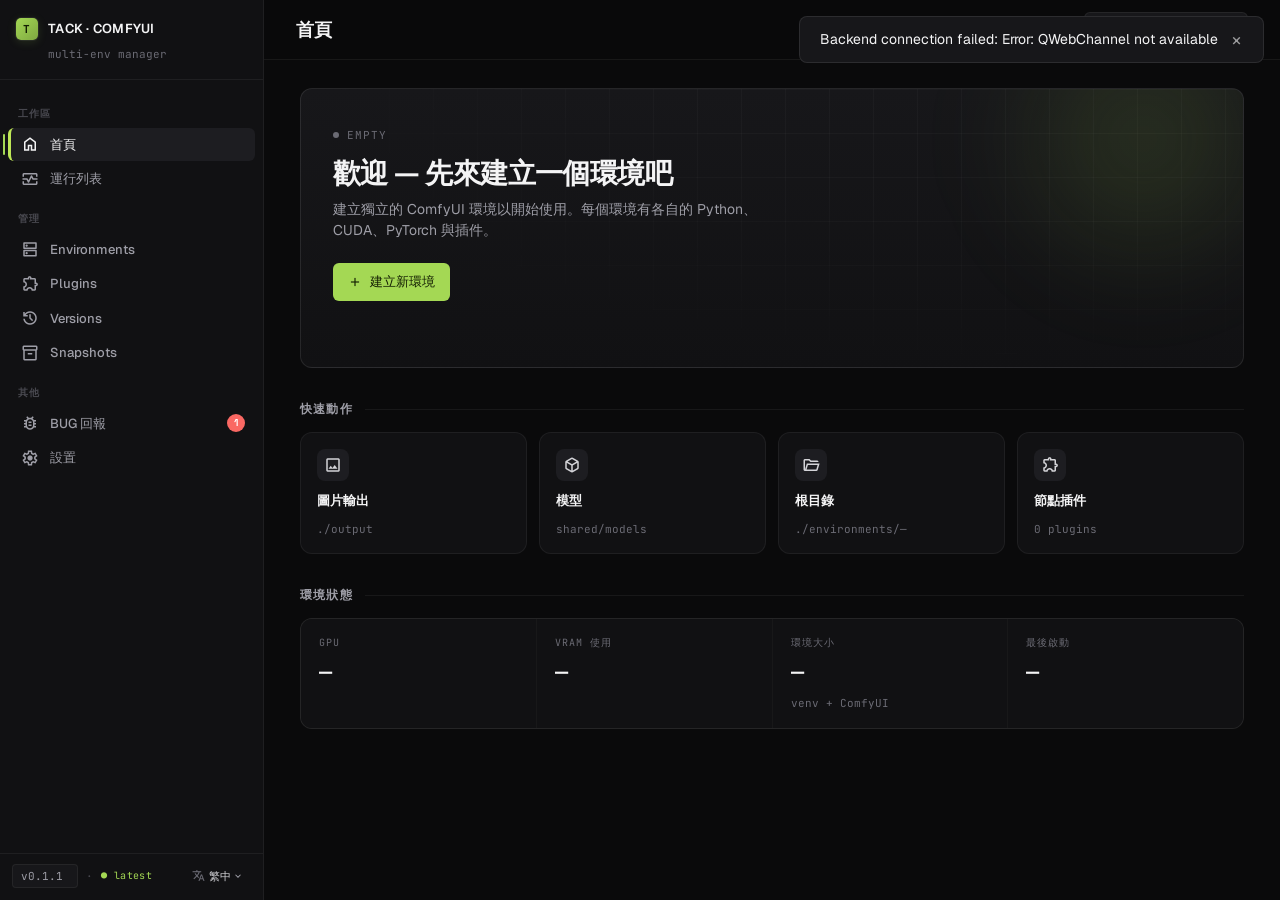
<file: src/gui/web/index.html>
<!DOCTYPE html>
<html lang="zh-Hant">
<head>
    <meta charset="UTF-8">
    <meta name="viewport" content="width=device-width, initial-scale=1.0">
    <title>塔克ComfyUI啟動器</title>

    <!-- Fonts: Geist + JetBrains Mono (industrial), Space Grotesk + Inter (legacy themes) + Material Symbols -->
    <link href="https://fonts.googleapis.com/css2?family=Geist:wght@300;400;500;600;700&family=JetBrains+Mono:wght@400;500;600&display=swap" rel="stylesheet">
    <link href="https://fonts.googleapis.com/css2?family=Space+Grotesk:wght@400;500;600;700&family=Inter:wght@400;500;600&display=swap" rel="stylesheet">
    <link href="https://fonts.googleapis.com/css2?family=Material+Symbols+Outlined:opsz,wght,FILL,GRAD@24,400,0,0" rel="stylesheet">

    <!-- Anti-FOUC: apply theme before CSS parses -->
    <script>
      (function(){
        var t = localStorage.getItem('color_scheme') || 'tack-industrial';
        document.documentElement.setAttribute('data-theme', t);
      })();
    </script>

    <!-- Theme CSS variables -->
    <link rel="stylesheet" href="css/themes.css">

    <!-- Tailwind CSS (pre-compiled) -->
    <link rel="stylesheet" href="css/tailwind.css">

    <!-- Custom CSS -->
    <link rel="stylesheet" href="css/custom.css">

    <!-- Tack Industrial design system (Linear/Warp-inspired; loaded last) -->
    <link rel="stylesheet" href="css/tack-industrial.css">
</head>
<body class="bg-surface-container-lowest text-on-surface font-body antialiased min-h-screen flex overflow-hidden">

    <!-- ══════ SIDEBAR ══════ -->
    <aside id="sidebar" class="w-64 h-screen bg-surface-dim border-r border-outline-variant/20 flex flex-col fixed left-0 top-0 z-30">

        <!-- Brand header (Tack Industrial) -->
        <div class="ti-sidebar-head">
            <div class="ti-brand">
                <div class="ti-brand-mark">T</div>
                <span>TACK · COMFYUI</span>
            </div>
            <div class="ti-subbrand" data-i18n="sidebar_subbrand">multi-env manager</div>
        </div>

        <!-- Active env pill (populated by app.js) -->
        <div id="ti-env-pill" class="ti-env-pill" style="display:none">
            <span class="ti-env-dot"></span>
            <div class="ti-env-pill-body">
                <div class="ti-env-pill-name" id="ti-env-pill-name">—</div>
                <div class="ti-env-pill-meta" id="ti-env-pill-meta">no env</div>
            </div>
            <span class="material-symbols-outlined ti-env-pill-caret" style="font-size:14px">expand_more</span>
            <div id="ti-env-menu" class="ti-env-menu" style="display:none"></div>
        </div>

        <!-- Legacy brand (shown only on non-industrial themes) -->
        <div class="ti-legacy-brand px-6 py-5 border-b border-outline-variant/20">
            <h1 class="font-headline text-lg font-bold tracking-widest uppercase text-on-surface" data-i18n="sidebar_brand">塔克COMFYUI啟動器</h1>
            <div class="mt-2 flex items-center gap-2">
                <span class="w-2 h-2 rounded-full bg-primary animate-pulse"></span>
                <span class="text-[11px] font-label uppercase tracking-[0.2em] text-primary" data-i18n="sidebar_status">多功能環境管理工具</span>
            </div>
        </div>

        <!-- Navigation -->
        <nav class="flex-1 py-4 overflow-y-auto">
            <div class="ti-nav-section" data-i18n="nav_section_workspace">工作區</div>
            <a href="#" data-page="home" class="nav-item active flex items-center gap-4 px-6 py-4 text-[12px] font-label uppercase tracking-[0.15em] font-medium transition-all duration-200 cursor-pointer">
                <span class="material-symbols-outlined text-[20px]">home</span>
                <span data-i18n="sidebar_home">首頁</span>
            </a>
            <a href="#" data-page="launcher" class="nav-item flex items-center gap-4 px-6 py-4 text-[12px] font-label uppercase tracking-[0.15em] font-medium transition-all duration-200 cursor-pointer">
                <span class="material-symbols-outlined text-[20px]">monitor_heart</span>
                <span data-i18n="sidebar_launch">運行列表</span>
                <span class="ti-nav-run-dot" id="ti-nav-run-dot"></span>
            </a>

            <div class="ti-nav-section" data-i18n="nav_section_manage">管理</div>
            <a href="#" data-page="environments" class="nav-item flex items-center gap-4 px-6 py-4 text-[12px] font-label uppercase tracking-[0.15em] font-medium transition-all duration-200 cursor-pointer">
                <span class="material-symbols-outlined text-[20px]">dns</span>
                <span data-i18n="sidebar_environments">Environments</span>
            </a>
            <a href="#" data-page="plugins" class="nav-item flex items-center gap-4 px-6 py-4 text-[12px] font-label uppercase tracking-[0.15em] font-medium transition-all duration-200 cursor-pointer">
                <span class="material-symbols-outlined text-[20px]">extension</span>
                <span data-i18n="sidebar_plugins">Plugins</span>
            </a>
            <a href="#" data-page="versions" class="nav-item flex items-center gap-4 px-6 py-4 text-[12px] font-label uppercase tracking-[0.15em] font-medium transition-all duration-200 cursor-pointer">
                <span class="material-symbols-outlined text-[20px]">history</span>
                <span data-i18n="sidebar_versions">Versions</span>
            </a>
            <a href="#" data-page="snapshots" class="nav-item flex items-center gap-4 px-6 py-4 text-[12px] font-label uppercase tracking-[0.15em] font-medium transition-all duration-200 cursor-pointer">
                <span class="material-symbols-outlined text-[20px]">inventory_2</span>
                <span data-i18n="sidebar_snapshots">Snapshots</span>
            </a>

            <div class="ti-nav-section" data-i18n="nav_section_other">其他</div>
            <a href="#" data-page="bug_report" class="nav-item flex items-center gap-4 px-6 py-4 text-[12px] font-label uppercase tracking-[0.15em] font-medium transition-all duration-200 cursor-pointer">
                <span class="material-symbols-outlined text-[20px]">bug_report</span>
                <span data-i18n="sidebar_bug_report">BUG 回報</span>
                <span id="bug-report-badge" class="bug-badge hidden">0</span>
            </a>
            <a href="#" data-page="settings" class="nav-item flex items-center gap-4 px-6 py-4 text-[12px] font-label uppercase tracking-[0.15em] font-medium transition-all duration-200 cursor-pointer">
                <span class="material-symbols-outlined text-[20px]">settings</span>
                <span data-i18n="sidebar_settings">設置</span>
            </a>
        </nav>

        <!-- Footer (design: horizontal row — version · [lang dropdown]) -->
        <div class="ti-sidebar-foot">
            <button id="version-block" class="foot-version" title="Check for updates">
                <span id="version-label" class="version-label">v0.1.1</span>
                <span id="version-update-dot" class="version-dot"></span>
            </button>
            <span class="foot-sep">·</span>
            <span class="foot-latest" id="foot-latest-label">● latest</span>
            <div class="foot-lang-wrap">
                <span class="material-symbols-outlined foot-lang-icon">translate</span>
                <select id="lang-switcher" class="foot-lang-select">
                    <option value="zh-TW">繁中</option>
                    <option value="en">EN</option>
                </select>
            </div>
        </div>
    </aside>

    <!-- ══════ MAIN CONTENT ══════ -->
    <main class="ml-64 flex-1 h-screen flex flex-col min-w-0 bg-surface overflow-hidden">

        <!-- Top bar -->
        <header class="h-16 bg-surface border-b border-outline-variant/20 flex items-center px-8 sticky top-0 z-20 shrink-0">
            <h2 id="page-title" class="font-headline text-xl font-black tracking-tighter uppercase text-on-surface" data-i18n="sidebar_home">首頁</h2>
            <div class="flex-1"></div>
            <button id="ti-cmd-trigger" class="ti-cmd-trigger" type="button" title="Command palette (Ctrl+K)">
                <span class="material-symbols-outlined" style="font-size:14px">search</span>
                <span data-i18n="cmd_trigger">搜尋或跳轉</span>
                <span class="ti-kbd">Ctrl K</span>
            </button>
        </header>

        <!-- Page content container -->
        <div id="main-content" class="flex-1 overflow-y-auto p-8">
            <!-- Page modules render here -->
            <div class="flex items-center justify-center h-full text-on-surface-variant">
                <span class="material-symbols-outlined text-4xl spinner">progress_activity</span>
            </div>
        </div>
    </main>

    <!-- ══════ COMMAND PALETTE ══════ -->
    <div id="ti-cmd-overlay" class="ti-cmd-overlay">
        <div class="ti-cmd-panel" id="ti-cmd-panel">
            <div class="ti-cmd-input-wrap">
                <span class="material-symbols-outlined">search</span>
                <input id="ti-cmd-input" class="ti-cmd-input" type="text" autocomplete="off" spellcheck="false" data-i18n-placeholder="cmd_placeholder" placeholder="輸入動作、環境名稱或頁面...">
                <span class="ti-kbd">ESC</span>
            </div>
            <div id="ti-cmd-list" class="ti-cmd-list"></div>
        </div>
    </div>

    <!-- ══════ MODAL OVERLAY ══════ -->
    <div id="modal-overlay" class="fixed inset-0 bg-black/60 backdrop-blur-sm z-50 hidden items-center justify-center">
        <div id="modal-container" class="bg-surface-container-high border border-outline-variant/20 w-full max-w-lg mx-4 transform transition-all modal-enter">
            <!-- Modal content injected by JS -->
        </div>
    </div>

    <!-- ══════ PROGRESS PANEL CONTAINER ══════ -->
    <div id="progress-container" class="fixed top-20 right-4 z-40 space-y-2 w-80">
        <!-- Progress panels injected by JS -->
    </div>

    <!-- ══════ TOAST CONTAINER ══════ -->
    <div id="toast-container" class="fixed top-4 right-4 z-50 space-y-2">
        <!-- Toasts injected by JS -->
    </div>

    <!-- ══════ SCRIPTS ══════ -->
    <!-- QWebChannel (provided by Qt) -->
    <script src="qrc:///qtwebchannel/qwebchannel.js"></script>

    <!-- App modules -->
    <script src="js/i18n.js"></script>
    <script src="js/bridge.js"></script>
    <script src="js/app.js"></script>
    <script src="js/custom-select.js"></script>

    <!-- Page modules -->
    <script src="js/pages/home.js"></script>
    <script src="js/pages/environments.js"></script>
    <script src="js/pages/launcher.js"></script>
    <script src="js/pages/versions.js"></script>
    <script src="js/pages/snapshots.js"></script>
    <script src="js/pages/plugins.js"></script>
    <script src="js/pages/bug_report.js"></script>
    <script src="js/pages/settings.js"></script>
</body>
</html>
</file>
<file: src/gui/web/css/themes.css>
/* ── Theme System — CSS Custom Properties ─────────────── */

/* Default / Obsidian Edge */
[data-theme="obsidian"] {
  --color-primary: 204 151 255;
  --color-primary-dim: 156 72 234;
  --color-primary-container: 45 26 78;
  --color-on-primary: 26 0 48;
  --color-on-primary-container: 232 213 255;
  --color-secondary: 216 227 251;
  --color-secondary-container: 30 42 62;
  --color-on-secondary-container: 192 207 235;
  --color-tertiary: 255 149 160;
  --color-tertiary-container: 62 26 30;
  --color-error: 255 110 132;
  --color-error-container: 62 26 32;
  --color-surface: 14 14 14;
  --color-surface-dim: 10 10 10;
  --color-surface-bright: 44 44 44;
  --color-surface-container-lowest: 0 0 0;
  --color-surface-container-low: 19 19 19;
  --color-surface-container: 25 25 25;
  --color-surface-container-high: 31 31 31;
  --color-surface-container-highest: 38 38 38;
  --color-on-surface: 255 255 255;
  --color-on-surface-variant: 171 171 171;
  --color-outline: 72 72 72;
  --color-outline-variant: 51 51 51;
  --color-inverse-surface: 230 230 230;
  --color-inverse-on-surface: 26 26 26;
  --color-inverse-primary: 106 62 161;
  --color-hero-gradient-start: 26 5 51;
  --color-hero-gradient-end: 14 14 14;
}

/* Claude — Warm Parchment */
[data-theme="claude"] {
  --color-primary: 201 100 66;
  --color-primary-dim: 217 119 87;
  --color-primary-container: 240 238 230;
  --color-on-primary: 250 249 245;
  --color-on-primary-container: 201 100 66;
  --color-secondary: 232 230 220;
  --color-secondary-container: 240 238 230;
  --color-on-secondary-container: 77 76 72;
  --color-tertiary: 217 119 87;
  --color-tertiary-container: 245 244 237;
  --color-error: 181 51 51;
  --color-error-container: 253 232 232;
  --color-surface: 245 244 237;
  --color-surface-dim: 232 230 220;
  --color-surface-bright: 255 255 255;
  --color-surface-container-lowest: 250 249 245;
  --color-surface-container-low: 250 249 245;
  --color-surface-container: 240 238 230;
  --color-surface-container-high: 232 230 220;
  --color-surface-container-highest: 209 207 197;
  --color-on-surface: 20 20 19;
  --color-on-surface-variant: 94 93 89;
  --color-outline: 232 230 220;
  --color-outline-variant: 240 238 230;
  --color-inverse-surface: 20 20 19;
  --color-inverse-on-surface: 250 249 245;
  --color-inverse-primary: 217 119 87;
  --color-hero-gradient-start: 201 100 66;
  --color-hero-gradient-end: 245 244 237;
}

/* MiniMax — Bright Tech Blue */
[data-theme="minimax"] {
  --color-primary: 20 86 240;
  --color-primary-dim: 37 99 235;
  --color-primary-container: 191 219 254;
  --color-on-primary: 255 255 255;
  --color-on-primary-container: 29 78 216;
  --color-secondary: 240 240 240;
  --color-secondary-container: 229 231 235;
  --color-on-secondary-container: 51 51 51;
  --color-tertiary: 234 94 193;
  --color-tertiary-container: 252 231 243;
  --color-error: 239 68 68;
  --color-error-container: 254 226 226;
  --color-surface: 255 255 255;
  --color-surface-dim: 240 240 240;
  --color-surface-bright: 255 255 255;
  --color-surface-container-lowest: 255 255 255;
  --color-surface-container-low: 240 240 240;
  --color-surface-container: 229 231 235;
  --color-surface-container-high: 212 212 212;
  --color-surface-container-highest: 192 192 192;
  --color-on-surface: 34 34 34;
  --color-on-surface-variant: 69 81 94;
  --color-outline: 229 231 235;
  --color-outline-variant: 242 243 245;
  --color-inverse-surface: 24 30 37;
  --color-inverse-on-surface: 255 255 255;
  --color-inverse-primary: 96 165 250;
  --color-hero-gradient-start: 20 86 240;
  --color-hero-gradient-end: 255 255 255;
}

/* Ollama — Minimal Grayscale */
[data-theme="ollama"] {
  --color-primary: 0 0 0;
  --color-primary-dim: 82 82 82;
  --color-primary-container: 229 229 229;
  --color-on-primary: 255 255 255;
  --color-on-primary-container: 38 38 38;
  --color-secondary: 229 229 229;
  --color-secondary-container: 250 250 250;
  --color-on-secondary-container: 64 64 64;
  --color-tertiary: 163 163 163;
  --color-tertiary-container: 250 250 250;
  --color-error: 115 115 115;
  --color-error-container: 229 229 229;
  --color-surface: 255 255 255;
  --color-surface-dim: 250 250 250;
  --color-surface-bright: 255 255 255;
  --color-surface-container-lowest: 255 255 255;
  --color-surface-container-low: 250 250 250;
  --color-surface-container: 229 229 229;
  --color-surface-container-high: 212 212 212;
  --color-surface-container-highest: 163 163 163;
  --color-on-surface: 0 0 0;
  --color-on-surface-variant: 115 115 115;
  --color-outline: 229 229 229;
  --color-outline-variant: 229 229 229;
  --color-inverse-surface: 9 9 9;
  --color-inverse-on-surface: 255 255 255;
  --color-inverse-primary: 115 115 115;
  --color-hero-gradient-start: 163 163 163;
  --color-hero-gradient-end: 255 255 255;
}
</file>
<file: src/gui/web/css/custom.css>
/* ── The Obsidian Edge — Custom Effects ─────────────────── */

/* Material Symbols */
.material-symbols-outlined {
    font-family: "Material Symbols Outlined", "Material Symbols Rounded", sans-serif;
    font-variation-settings: 'FILL' 0, 'wght' 400, 'GRAD' 0, 'opsz' 24;
    font-weight: 400;
    vertical-align: middle;
    display: inline-block;
    line-height: 1;
    white-space: nowrap;
    text-transform: none;
    letter-spacing: normal;
    direction: ltr;
    -webkit-font-smoothing: antialiased;
    font-feature-settings: "liga";
}
/* Ensure icon font properties are not overridden by .btn inheritance */
.btn .material-symbols-outlined {
    font-family: "Material Symbols Outlined", "Material Symbols Rounded", sans-serif;
    font-feature-settings: "liga";
    font-weight: 400;
    text-transform: none;
    letter-spacing: normal;
}

/* If icon font cannot be loaded, hide fallback text like "home" and show neutral dots */
html.material-icons-missing .material-symbols-outlined {
    width: 1.1em;
    min-width: 1em;
    height: 1em;
    position: relative;
    text-indent: -9999px;
    overflow: hidden;
}
html.material-icons-missing .material-symbols-outlined::before {
    content: attr(data-fallback-icon);
    position: absolute;
    inset: 0;
    display: flex;
    align-items: center;
    justify-content: center;
    text-indent: 0;
    font-size: 0.9em;
    line-height: 1;
    opacity: 0.9;
}

/* Text Glow */
.text-glow {
    text-shadow: 0 0 10px rgb(var(--color-primary) / 0.4);
}

/* Border Glow */
.border-glow {
    box-shadow: inset 0 0 1px rgb(var(--color-primary) / 0.3);
}

/* Hero Gradient */
.hero-gradient {
    background: linear-gradient(135deg, rgb(var(--color-surface)) 0%, rgb(var(--color-surface-container-low)) 100%);
    position: relative;
    overflow: hidden;
}
.hero-gradient::after {
    content: '';
    position: absolute;
    inset: 0;
    background: radial-gradient(circle at 50% 50%, rgb(var(--color-primary) / 0.05) 0%, transparent 70%);
    pointer-events: none;
}

/* Sidebar nav items */
.nav-item {
    color: rgb(var(--color-on-surface-variant));
    border-left: 3px solid transparent;
    text-decoration: none;
    display: flex;
    align-items: center;
}
.nav-item:hover {
    background-color: rgb(var(--color-surface-container-low));
    color: rgb(var(--color-on-surface));
}
.nav-item.active {
    background-color: rgb(var(--color-surface-container-low));
    color: rgb(var(--color-primary));
    border-left-color: rgb(var(--color-primary));
}

/* Custom scrollbar */
::-webkit-scrollbar {
    width: 6px;
    height: 6px;
}
::-webkit-scrollbar-track {
    background: rgb(var(--color-surface));
}
::-webkit-scrollbar-thumb {
    background: rgb(var(--color-surface-container-highest));
}
::-webkit-scrollbar-thumb:hover {
    background: rgb(var(--color-outline));
}

/* Selection */
::selection {
    background-color: rgb(var(--color-primary));
    color: rgb(var(--color-surface-container-lowest));
}

/* Table styles */
.data-table {
    width: 100%;
    border-collapse: collapse;
}
.data-table thead th {
    background-color: rgb(var(--color-surface-container));
    color: rgb(var(--color-on-surface-variant));
    font-family: 'Space Grotesk', sans-serif;
    font-size: 12px;
    font-weight: 600;
    text-transform: uppercase;
    letter-spacing: 0.05em;
    padding: 10px 16px;
    text-align: left;
    border-bottom: 1px solid rgb(var(--color-outline));
}
.data-table tbody tr {
    border-bottom: 1px solid rgb(var(--color-surface-container));
    transition: background-color 0.15s;
}
.data-table tbody tr:nth-child(even) {
    background-color: rgb(var(--color-surface-container-low));
}
.data-table tbody tr:hover {
    background-color: rgb(var(--color-surface-container-low));
}
.data-table tbody td {
    padding: 10px 16px;
    font-size: 14px;
    color: rgb(var(--color-on-surface));
}
.data-table tbody tr.selected {
    background-color: rgb(var(--color-primary-container)) !important;
    border-left: 3px solid rgb(var(--color-primary));
}

/* Button styles */
.btn {
    font-family: 'Space Grotesk', sans-serif;
    font-size: 12px;
    font-weight: 600;
    text-transform: uppercase;
    letter-spacing: 0.05em;
    padding: 10px 24px;
    transition: all 0.15s;
    cursor: pointer;
    display: inline-flex;
    align-items: center;
    gap: 8px;
    border: none;
    outline: none;
}
.btn-primary {
    background-color: rgb(var(--color-primary));
    color: rgb(var(--color-on-primary));
}
.btn-primary:hover {
    filter: brightness(1.1);
}
.btn-primary:disabled {
    background-color: rgb(var(--color-primary-container));
    color: rgb(var(--color-outline));
    cursor: not-allowed;
}
.btn-secondary {
    background-color: rgb(var(--color-surface-container));
    color: rgb(var(--color-on-surface));
    border: 1px solid rgb(var(--color-outline));
}
.btn-secondary:hover {
    border-color: rgb(var(--color-primary));
    color: rgb(var(--color-primary));
}
.btn-danger {
    background-color: transparent;
    color: rgb(var(--color-error));
    border: 1px solid rgb(var(--color-error));
}
.btn-danger:hover {
    background-color: rgb(var(--color-error) / 0.1);
}
.btn-icon {
    padding: 8px;
    background: transparent;
    color: rgb(var(--color-on-surface-variant));
    border: none;
}
.btn-icon:hover {
    color: rgb(var(--color-primary));
}
.btn-sm {
    font-size: 11px;
    padding: 5px 12px;
    gap: 4px;
}

/* Input styles */
.input {
    background-color: rgb(var(--color-surface-container-lowest));
    color: rgb(var(--color-on-surface));
    border: 1px solid rgb(var(--color-outline));
    padding: 10px 14px;
    font-size: 14px;
    font-family: 'Inter', sans-serif;
    width: 100%;
    transition: border-color 0.15s;
    outline: none;
    border-radius: 0;
}
.input:focus {
    outline: none;
    border-color: rgb(var(--color-primary));
}
.input::placeholder {
    color: rgb(var(--color-outline));
}
.input-label {
    font-family: 'Space Grotesk', sans-serif;
    font-size: 12px;
    font-weight: 600;
    text-transform: uppercase;
    letter-spacing: 0.05em;
    color: rgb(var(--color-on-surface-variant));
    margin-bottom: 6px;
    display: block;
}

/* Hidden native select (data kept for JS compat).
   Applies to:
   - `.select` — legacy opt-in class
   - any <select> once CustomSelect has moved it inside a `.cs-wrap`, so
     toolbar dropdowns styled via `.ti-env-select` no longer leak the OS
     popup. */
.select,
.cs-wrap > select {
    position: absolute !important;
    opacity: 0 !important;
    pointer-events: none !important;
    width: 0 !important;
    height: 0 !important;
    overflow: hidden !important;
}

/* ── Custom Select (cs-*) ──────────────────────────────────────── */
.cs-wrap {
    position: relative;
    width: 100%;
}

.cs-display {
    background-color: rgb(var(--color-surface-container-lowest));
    color: rgb(var(--color-on-surface));
    border: 1px solid rgb(var(--color-outline));
    padding: 10px 14px;
    font-size: 14px;
    font-family: 'Inter', sans-serif;
    width: 100%;
    transition: border-color 0.15s;
    border-radius: 0;
    outline: none;
    cursor: pointer;
    display: flex;
    align-items: center;
    user-select: none;
    box-sizing: border-box;
}
.cs-display:hover {
    border-color: rgb(var(--color-outline));
}
.cs-focus {
    border-color: rgb(var(--color-primary)) !important;
}

.cs-label {
    flex: 1;
    overflow: hidden;
    text-overflow: ellipsis;
    white-space: nowrap;
    min-width: 0;
}

.cs-arrow {
    flex-shrink: 0;
    margin-left: 8px;
    display: flex;
    align-items: center;
    transition: transform 0.15s;
}
.cs-focus .cs-arrow {
    transform: rotate(180deg);
}

.cs-list {
    display: none;
    position: absolute;
    left: 0;
    right: 0;
    z-index: 9999;
    background-color: rgb(var(--color-surface-container));
    border: 1px solid rgb(var(--color-outline));
    overflow-y: auto;
    overflow-x: hidden;
    max-height: 260px;
    box-shadow: 0 8px 24px rgb(var(--color-surface-container-lowest) / 0.5);
}
.cs-list.cs-open {
    display: block;
}

.cs-item {
    padding: 9px 14px;
    font-size: 14px;
    font-family: 'Inter', sans-serif;
    color: rgb(var(--color-on-surface));
    cursor: pointer;
    white-space: nowrap;
    overflow: hidden;
    text-overflow: ellipsis;
    transition: background-color 0.1s;
}
.cs-item:hover {
    background-color: rgb(var(--color-surface-bright));
}
.cs-item.cs-active {
    background-color: rgb(var(--color-primary-container));
    color: rgb(var(--color-primary));
}
.cs-item.cs-disabled {
    color: rgb(var(--color-outline));
    cursor: default;
}
.cs-item.cs-disabled:hover {
    background-color: transparent;
}

/* Card styles */
.card {
    background-color: rgb(var(--color-surface-container-low));
    border: 1px solid rgb(var(--color-surface-container));
    padding: 20px;
    transition: all 0.15s;
}
.card:hover {
    background-color: rgb(var(--color-surface-container));
}
.card-header {
    font-family: 'Space Grotesk', sans-serif;
    font-size: 12px;
    font-weight: 600;
    text-transform: uppercase;
    letter-spacing: 0.05em;
    color: rgb(var(--color-primary));
    margin-bottom: 12px;
}

/* Badge/Chip styles */
.badge {
    font-family: 'Space Grotesk', sans-serif;
    font-size: 11px;
    font-weight: 600;
    text-transform: uppercase;
    letter-spacing: 0.05em;
    padding: 3px 10px;
    display: inline-flex;
    align-items: center;
    gap: 4px;
}
.badge-primary {
    background-color: rgb(var(--color-primary) / 0.15);
    color: rgb(var(--color-primary));
    border: 1px solid rgb(var(--color-primary) / 0.3);
}
.badge-success {
    background-color: rgba(74, 222, 128, 0.15);
    color: #4ade80;
    border: 1px solid rgba(74, 222, 128, 0.3);
}
.badge-warning {
    background-color: rgba(251, 191, 36, 0.15);
    color: #fbbf24;
    border: 1px solid rgba(251, 191, 36, 0.3);
}
.badge-danger {
    background-color: rgb(var(--color-error) / 0.15);
    color: rgb(var(--color-error));
    border: 1px solid rgb(var(--color-error) / 0.3);
}

/* Toast notifications */
.toast {
    padding: 12px 20px;
    font-size: 14px;
    font-family: 'Inter', sans-serif;
    border-left: 3px solid;
    animation: toast-in 0.3s ease-out;
    background-color: #262626;
    color: #ffffff;
    min-width: 280px;
    display: flex;
    align-items: center;
    gap: 12px;
}
.toast-message {
    flex: 1;
    min-width: 0;
    word-break: break-word;
}
.toast-close {
    cursor: pointer;
    font-size: 18px;
    line-height: 1;
    opacity: 0.6;
    transition: opacity 0.15s;
    flex-shrink: 0;
    padding: 0 2px;
    user-select: none;
}
.toast-close:hover {
    opacity: 1;
}
.toast-success {
    border-color: #4ade80;
    color: #4ade80;
}
.toast-error {
    border-color: #ff6e84;
    color: #ff6e84;
}
.toast-info {
    border-color: #cc97ff;
    color: #cc97ff;
}
.toast-out {
    animation: toast-out 0.3s ease-in forwards;
}

/* Bug badge on sidebar */
.bug-badge {
    font-family: 'Space Grotesk', sans-serif;
    font-size: 10px;
    font-weight: 700;
    min-width: 18px;
    height: 18px;
    padding: 0 5px;
    background-color: rgb(var(--color-error));
    color: rgb(var(--color-surface-container-lowest));
    border-radius: 9px;
    display: inline-flex;
    align-items: center;
    justify-content: center;
    line-height: 1;
    margin-left: auto;
}

/* Bug report cards */
.bug-card {
    background-color: rgb(var(--color-surface-container-low));
    border: 1px solid rgb(var(--color-surface-container));
    border-left: 3px solid rgb(var(--color-error));
    padding: 14px 18px;
    transition: background-color 0.15s;
}
.bug-card:hover {
    background-color: rgb(var(--color-surface-container));
}
.bug-card-header {
    display: flex;
    align-items: center;
    justify-content: space-between;
    margin-bottom: 8px;
}
.bug-card-meta {
    display: flex;
    align-items: center;
    gap: 12px;
}
.bug-card-time {
    font-family: 'Consolas', 'Cascadia Code', monospace;
    font-size: 12px;
    color: rgb(var(--color-on-surface-variant));
}
.bug-card-source {
    font-family: 'Space Grotesk', sans-serif;
    font-size: 11px;
    font-weight: 600;
    text-transform: uppercase;
    letter-spacing: 0.05em;
    padding: 2px 8px;
    background-color: rgb(var(--color-primary) / 0.15);
    color: rgb(var(--color-primary));
    border: 1px solid rgb(var(--color-primary) / 0.3);
}
.bug-card-message {
    font-family: 'Consolas', 'Cascadia Code', monospace;
    font-size: 13px;
    color: rgb(var(--color-error));
    word-break: break-word;
    white-space: pre-wrap;
}
.btn-copy-bug {
    font-family: 'Space Grotesk', sans-serif;
    font-size: 11px;
    font-weight: 600;
    text-transform: uppercase;
    letter-spacing: 0.05em;
    padding: 4px 12px;
    background-color: rgb(var(--color-surface-container));
    color: rgb(var(--color-on-surface-variant));
    border: 1px solid rgb(var(--color-outline));
    cursor: pointer;
    transition: all 0.15s;
    flex-shrink: 0;
}
.btn-copy-bug:hover {
    border-color: rgb(var(--color-primary));
    color: rgb(var(--color-primary));
}
.btn-copy-bug.copied {
    border-color: #4ade80;
    color: #4ade80;
}

@keyframes toast-in {
    from { transform: translateX(100%); opacity: 0; }
    to { transform: translateX(0); opacity: 1; }
}
@keyframes toast-out {
    from { transform: translateX(0); opacity: 1; }
    to { transform: translateX(100%); opacity: 0; }
}

/* Modal */
.modal-enter {
    animation: modal-in 0.2s ease-out;
}
@keyframes modal-in {
    from { transform: scale(0.95); opacity: 0; }
    to { transform: scale(1); opacity: 1; }
}

/* Log output */
.log-output {
    background-color: rgb(var(--color-surface-container-lowest));
    border: 1px solid rgb(var(--color-surface-container));
    font-family: 'Consolas', 'Cascadia Code', monospace;
    font-size: 13px;
    color: rgb(var(--color-on-surface-variant));
    padding: 12px;
    overflow-y: auto;
    white-space: pre-wrap;
    max-height: 300px;
}

/* Timeline (for git commits) */
.timeline-line {
    width: 2px;
    background: linear-gradient(to bottom, rgb(var(--color-primary)), rgb(var(--color-outline)));
}
.timeline-node {
    width: 12px;
    height: 12px;
    border: 2px solid rgb(var(--color-outline));
    background: rgb(var(--color-surface-container-lowest));
    position: relative;
    z-index: 1;
}
.timeline-node.active {
    border-color: rgb(var(--color-primary));
    background: rgb(var(--color-primary));
    box-shadow: 0 0 8px rgb(var(--color-primary) / 0.5);
}

/* Tab bar */
.tab-bar {
    display: flex;
    gap: 0;
    border-bottom: 1px solid rgb(var(--color-outline));
    margin-bottom: 24px;
}
.tab-item {
    font-family: 'Space Grotesk', sans-serif;
    font-size: 12px;
    font-weight: 600;
    text-transform: uppercase;
    letter-spacing: 0.05em;
    padding: 10px 24px;
    color: rgb(var(--color-on-surface-variant));
    background: transparent;
    border: none;
    border-bottom: 2px solid transparent;
    cursor: pointer;
    transition: all 0.15s;
    display: inline-flex;
    align-items: center;
    gap: 8px;
}
.tab-item:hover {
    color: rgb(var(--color-on-surface));
}
.tab-item.active {
    color: rgb(var(--color-primary));
    border-bottom-color: rgb(var(--color-primary));
}
.tab-item .tab-badge {
    font-size: 11px;
    padding: 1px 6px;
    background-color: rgb(var(--color-primary) / 0.15);
    color: rgb(var(--color-primary));
    border: 1px solid rgb(var(--color-primary) / 0.3);
}

/* Loading spinner */
@keyframes spin {
    to { transform: rotate(360deg); }
}
.spinner {
    animation: spin 1s linear infinite;
    display: inline-block;
}

/* Transition utility */
.fade-in {
    animation: fadeIn 0.2s ease-out;
}
@keyframes fadeIn {
    from { opacity: 0; }
    to { opacity: 1; }
}

/* Section accent bar */
.section-title {
    display: flex;
    align-items: center;
    gap: 12px;
    font-family: 'Space Grotesk', sans-serif;
    font-weight: 700;
    font-size: 13px;
    letter-spacing: 0.2em;
    text-transform: uppercase;
    color: rgb(var(--color-on-surface));
}
.section-title::before {
    content: '';
    display: block;
    width: 4px;
    height: 16px;
    background-color: rgb(var(--color-primary));
    flex-shrink: 0;
}

/* Modal overlay show state */
#modal-overlay.active {
    display: flex;
}

/* Progress bar */
.progress-bar {
    width: 100%;
    height: 2px;
    background-color: rgb(var(--color-surface-container));
    overflow: hidden;
}
.progress-bar-fill {
    height: 100%;
    background-color: rgb(var(--color-primary));
    transition: width 0.3s ease;
}
.progress-bar-indeterminate .progress-bar-fill {
    width: 40%;
    animation: indeterminate 1.5s infinite ease-in-out;
}
@keyframes indeterminate {
    0% { transform: translateX(-150%); }
    100% { transform: translateX(350%); }
}

/* ── Home Cards ── */
.home-card-disabled {
    opacity: 0.4;
    cursor: not-allowed !important;
}
.home-card-disabled .material-symbols-outlined {
    color: rgb(var(--color-outline)) !important;
}

/* ── Progress Panel ── */
.progress-panel {
    background-color: rgb(var(--color-surface-container-highest));
    border: 1px solid rgb(var(--color-outline) / 0.2);
    border-radius: 12px;
    box-shadow: 0 0 15px rgb(var(--color-primary) / 0.1);
    overflow: hidden;
    transition: all 0.3s;
    animation: toast-in 0.3s ease-out;
}
.progress-panel-header {
    display: flex;
    align-items: center;
    justify-content: space-between;
    padding: 0.625rem 1rem;
    border-bottom: 1px solid rgb(var(--color-outline) / 0.15);
}
.progress-panel-title {
    font-size: 0.75rem;
    font-family: 'Space Grotesk', 'Segoe UI', sans-serif;
    text-transform: uppercase;
    letter-spacing: 0.05em;
    font-weight: 700;
    color: rgb(var(--color-on-surface));
    overflow: hidden;
    text-overflow: ellipsis;
    white-space: nowrap;
    flex: 1;
}
.progress-panel-actions {
    display: flex;
    align-items: center;
    gap: 0.25rem;
    flex-shrink: 0;
}
.progress-panel-actions button {
    color: rgb(var(--color-on-surface-variant));
    transition: color 0.15s;
    padding: 0.125rem;
}
.progress-panel-actions button:hover {
    color: rgb(var(--color-on-surface));
}
.progress-panel-percent-mini {
    font-size: 0.75rem;
    font-family: monospace;
    font-weight: 700;
    color: rgb(var(--color-primary));
}
.progress-panel-body {
    padding: 0.75rem 1rem;
    display: flex;
    flex-direction: column;
    gap: 0.5rem;
    min-height: 5.5rem;
}
.progress-panel-step {
    font-size: 0.875rem;
    color: rgb(var(--color-on-surface));
    font-weight: 500;
    overflow: hidden;
    text-overflow: ellipsis;
    white-space: nowrap;
    min-width: 0;
}
.progress-panel-bar-container {
    width: 100%;
    background-color: rgb(var(--color-surface-container));
    border-radius: 9999px;
    height: 0.375rem;
    overflow: hidden;
}
.progress-panel-bar {
    background-color: rgb(var(--color-primary));
    height: 0.375rem;
    border-radius: 9999px;
    transition: all 0.5s ease-out;
}
.progress-panel-footer {
    display: flex;
    align-items: center;
    justify-content: space-between;
}
.progress-panel-detail {
    font-size: 11px;
    color: rgb(var(--color-on-surface-variant));
    overflow: hidden;
    text-overflow: ellipsis;
    white-space: nowrap;
    flex: 1;
    margin-right: 0.5rem;
    max-width: 200px;
}
.progress-panel-percent {
    font-size: 0.75rem;
    font-family: monospace;
    font-weight: 700;
    color: rgb(var(--color-primary));
}
.progress-panel-minimized .progress-panel-header {
    border-bottom: 0;
}
.progress-panel-success {
    border-color: rgba(34, 197, 94, 0.3);
    box-shadow: 0 0 15px rgba(34, 197, 94, 0.08);
}
.progress-panel-success .progress-panel-bar {
    background-color: #22c55e;
}
.progress-panel-success .progress-panel-percent,
.progress-panel-success .progress-panel-percent-mini {
    color: #22c55e;
}
.progress-panel-error {
    border-color: rgba(239, 68, 68, 0.3);
    box-shadow: 0 0 15px rgba(239, 68, 68, 0.08);
}
.progress-panel-error .progress-panel-bar {
    background-color: #ef4444;
}
.progress-panel-error .progress-panel-percent,
.progress-panel-error .progress-panel-percent-mini {
    color: #ef4444;
}
.progress-panel-dismiss {
    color: rgb(var(--color-on-surface-variant));
    transition: color 0.15s;
    padding: 0.125rem 0.25rem;
    font-size: 1.125rem;
    line-height: 1;
    cursor: pointer;
    background: none;
    border: none;
}
.progress-panel-dismiss:hover {
    color: #f87171;
}

/* ── Version Block ── */
.version-block {
    display: flex;
    align-items: center;
    justify-content: space-between;
    border: 1px solid rgb(var(--color-outline-variant) / 0.25);
    border-radius: 6px;
    padding: 7px 12px;
    margin-bottom: 10px;
    cursor: default;
    transition: all 0.2s;
}
.version-block.has-update {
    cursor: pointer;
    border-color: rgb(var(--color-primary) / 0.3);
}
.version-block.has-update:hover {
    border-color: rgb(var(--color-primary) / 0.5);
    background-color: rgb(var(--color-primary) / 0.05);
}
.version-block .version-label {
    font-family: 'Space Grotesk', 'Segoe UI', sans-serif;
    font-size: 12px;
    font-weight: 500;
    text-transform: uppercase;
    letter-spacing: 0.15em;
    color: rgb(var(--color-on-surface-variant) / 0.5);
}
.version-block .version-dot {
    width: 8px;
    height: 8px;
    border-radius: 50%;
    background-color: rgb(var(--color-error));
    animation: pulse 2s cubic-bezier(0.4, 0, 0.6, 1) infinite;
    display: none;
}
.version-block.has-update .version-dot {
    display: block;
}

/* ── Help Tooltip ─────────────────────────────────────── */
.help-tip {
    display: inline-flex;
    align-items: center;
    justify-content: center;
    width: 16px;
    height: 16px;
    border-radius: 50%;
    border: 1px solid rgb(var(--color-outline));
    font-size: 11px;
    font-weight: 700;
    color: rgb(var(--color-on-surface-variant));
    cursor: help;
    position: relative;
    vertical-align: middle;
    margin-left: 4px;
    transition: all 0.15s;
    font-family: 'Inter', sans-serif;
    text-transform: none;
    letter-spacing: 0;
}
.help-tip:hover {
    border-color: rgb(var(--color-primary));
    color: rgb(var(--color-primary));
}
.help-tip:hover::after {
    content: attr(data-tooltip);
    position: absolute;
    bottom: calc(100% + 8px);
    left: 50%;
    transform: translateX(-50%);
    background-color: rgb(var(--color-surface-container-highest));
    color: rgb(var(--color-on-surface));
    border: 1px solid rgb(var(--color-outline));
    padding: 8px 12px;
    font-size: 12px;
    font-weight: 400;
    line-height: 1.5;
    white-space: normal;
    width: 260px;
    z-index: 1000;
    pointer-events: none;
    box-shadow: 0 4px 12px rgb(var(--color-surface-container-lowest) / 0.4);
}
.help-tip:hover::before {
    content: '';
    position: absolute;
    bottom: calc(100% + 2px);
    left: 50%;
    transform: translateX(-50%);
    border: 5px solid transparent;
    border-top-color: rgb(var(--color-outline));
    z-index: 1001;
    pointer-events: none;
}

/* ── CJK / zh-Hant Language Overrides ─────────────────── */

/* Font: use Microsoft JhengHei for Chinese */
html[lang="zh-Hant"] {
    font-family: 'Microsoft JhengHei', 'Inter', 'Segoe UI', sans-serif;
}
html[lang="zh-Hant"] .font-headline,
html[lang="zh-Hant"] .font-label {
    font-family: 'Microsoft JhengHei', 'Space Grotesk', 'Segoe UI', sans-serif;
}

/* Reduce letter-spacing for CJK (Chinese characters are already full-width) */
html[lang="zh-Hant"] .nav-item,
html[lang="zh-Hant"] .btn,
html[lang="zh-Hant"] .data-table thead th,
html[lang="zh-Hant"] .input-label,
html[lang="zh-Hant"] .card-header,
html[lang="zh-Hant"] .badge,
html[lang="zh-Hant"] .tab-item,
html[lang="zh-Hant"] .section-title {
    letter-spacing: 0.02em;
}

/* Sidebar nav and status labels */
html[lang="zh-Hant"] [class*="tracking-[0.15em]"],
html[lang="zh-Hant"] [class*="tracking-[0.2em]"],
html[lang="zh-Hant"] [class*="tracking-widest"] {
    letter-spacing: 0.02em;
}
</file>
<file: src/gui/web/css/tack-industrial.css>
/* ==========================================================================
   Tack Industrial — Linear/Warp-inspired dark design system
   Source: Claude Design handoff (OeMzfG36MHU-QDNyWqFrqw / Tack Launcher.html)
   ========================================================================== */

/* ── Fonts ────────────────────────────────────────────────────── */
@import url('https://fonts.googleapis.com/css2?family=Geist:wght@300;400;500;600;700&family=JetBrains+Mono:wght@400;500;600&display=swap');

/* ── Tack Industrial theme tokens ─────────────────────────────── */
[data-theme="tack-industrial"] {
  /* Industrial dark palette */
  --bg-0: #0a0a0b;
  --bg-1: #111113;
  --bg-2: #17171a;
  --bg-3: #1d1d21;
  --bg-4: #26262c;
  --border-1: rgba(255, 255, 255, 0.06);
  --border-2: rgba(255, 255, 255, 0.09);
  --border-3: rgba(255, 255, 255, 0.14);

  --text-0: #f4f4f5;
  --text-1: #d4d4d8;
  --text-2: #9e9ea7;
  --text-3: #6b6b74;
  --text-4: #48484f;

  /* Accent — lime / engineering green */
  --accent: oklch(0.82 0.17 128);
  --accent-dim: oklch(0.68 0.14 128);
  --accent-glow: oklch(0.82 0.17 128 / 0.15);
  --accent-text: oklch(0.22 0.05 128);

  --danger: oklch(0.7 0.18 25);
  --warn: oklch(0.82 0.14 75);
  --info: oklch(0.75 0.12 230);

  --radius-sm: 6px;
  --radius: 8px;
  --radius-lg: 12px;

  --font-sans: 'Geist', 'Noto Sans TC', system-ui, sans-serif;
  --font-mono: 'JetBrains Mono', ui-monospace, monospace;

  /* ── Map into existing Tailwind RGB triplets so the rest of the app
     picks up the palette automatically ─────────────────────────── */
  --color-primary: 190 231 87;           /* lime accent ~ oklch(0.82 0.17 128) */
  --color-primary-dim: 154 194 50;
  --color-primary-container: 31 46 10;
  --color-on-primary: 14 20 4;
  --color-on-primary-container: 214 242 140;
  --color-secondary: 158 158 167;
  --color-secondary-container: 29 29 33;
  --color-on-secondary-container: 212 212 216;
  --color-tertiary: 137 197 255;
  --color-tertiary-container: 18 30 44;
  --color-error: 248 113 113;
  --color-error-container: 60 20 22;
  --color-surface: 10 10 11;
  --color-surface-dim: 17 17 19;
  --color-surface-bright: 38 38 44;
  --color-surface-container-lowest: 10 10 11;
  --color-surface-container-low: 17 17 19;
  --color-surface-container: 23 23 26;
  --color-surface-container-high: 29 29 33;
  --color-surface-container-highest: 38 38 44;
  --color-on-surface: 244 244 245;
  --color-on-surface-variant: 158 158 167;
  --color-outline: 72 72 79;
  --color-outline-variant: 29 29 33;
  --color-inverse-surface: 244 244 245;
  --color-inverse-on-surface: 17 17 19;
  --color-inverse-primary: 107 119 58;
  --color-hero-gradient-start: 190 231 87;
  --color-hero-gradient-end: 10 10 11;
}

/* ── Apply industrial typography + surface globally when theme is on ── */
html[data-theme="tack-industrial"],
html[data-theme="tack-industrial"] body {
  font-family: var(--font-sans);
  background: var(--bg-0);
  color: var(--text-0);
  -webkit-font-smoothing: antialiased;
}

html[data-theme="tack-industrial"] .mono,
html[data-theme="tack-industrial"] .font-mono,
html[data-theme="tack-industrial"] .font-body-mono {
  font-family: var(--font-mono);
  font-feature-settings: "ss01", "cv01";
}

/* ── Sidebar (override Tailwind layout classes inside sidebar) ── */
html[data-theme="tack-industrial"] #sidebar {
  width: 264px;
  background: var(--bg-1);
  border-right: 1px solid var(--border-1);
  display: flex;
  flex-direction: column;
  overflow: hidden;
  padding: 0;
}

html[data-theme="tack-industrial"] main.ml-64 {
  margin-left: 264px;
  background: var(--bg-0);
}

/* Hide the legacy brand on industrial theme; show only on other themes. */
html[data-theme="tack-industrial"] .ti-legacy-brand { display: none !important; }
html:not([data-theme="tack-industrial"]) .ti-sidebar-head,
html:not([data-theme="tack-industrial"]) .ti-env-pill,
html:not([data-theme="tack-industrial"]) .ti-nav-section,
html:not([data-theme="tack-industrial"]) .ti-cmd-trigger { display: none !important; }

/* Brand header */
.ti-sidebar-head {
  padding: 18px 16px 16px;
  border-bottom: 1px solid var(--border-1);
}
.ti-brand {
  display: flex; align-items: center; gap: 10px;
  font-size: 13px; font-weight: 600;
  color: var(--text-0); letter-spacing: 0.02em;
}
.ti-brand-mark {
  width: 22px; height: 22px; border-radius: 5px;
  background: linear-gradient(135deg, var(--accent), var(--accent-dim));
  display: flex; align-items: center; justify-content: center;
  font-family: var(--font-mono); font-size: 11px; font-weight: 700;
  color: var(--accent-text);
  box-shadow: 0 0 0 1px rgba(255,255,255,0.06), 0 2px 10px var(--accent-glow);
}
.ti-subbrand {
  margin-top: 6px;
  padding-left: 32px;
  font-family: var(--font-mono);
  font-size: 11px; color: var(--text-3);
}

/* Env selector pill */
.ti-env-pill {
  position: relative;
  margin: 14px 12px 6px;
  padding: 10px 12px;
  border-radius: var(--radius);
  background: var(--bg-2);
  border: 1px solid var(--border-1);
  display: flex; align-items: center; gap: 10px;
  cursor: pointer;
  transition: border-color 0.15s, background 0.15s;
}
.ti-env-pill:hover { border-color: var(--border-3); background: var(--bg-3); }
.ti-env-pill.active { border-color: var(--accent); }
.ti-env-dot {
  width: 8px; height: 8px; border-radius: 50%;
  background: var(--text-4);
  flex-shrink: 0;
}
.ti-env-dot.running { background: var(--accent); box-shadow: 0 0 8px var(--accent); animation: ti-pulse 2s infinite; }
.ti-env-dot.starting { background: var(--warn); animation: ti-pulse 1s infinite; }
.ti-env-pill-body { flex: 1; min-width: 0; }
.ti-env-pill-name {
  font-family: var(--font-mono);
  font-size: 12px; font-weight: 500; color: var(--text-0);
  white-space: nowrap; overflow: hidden; text-overflow: ellipsis;
}
.ti-env-pill-meta {
  font-size: 10px; color: var(--text-3);
  font-family: var(--font-mono);
  margin-top: 2px;
}
.ti-env-pill-caret {
  color: var(--text-3);
  transition: transform 0.2s;
}
.ti-env-pill.open .ti-env-pill-caret { transform: rotate(180deg); }

.ti-env-menu {
  position: absolute;
  top: calc(100% + 4px); left: 0; right: 0;
  background: var(--bg-2);
  border: 1px solid var(--border-3);
  border-radius: 8px;
  padding: 4px;
  box-shadow: 0 8px 24px rgba(0,0,0,0.4);
  z-index: 50;
  max-height: 320px; overflow-y: auto;
}
.ti-env-menu-item {
  display: flex; align-items: center; gap: 8px;
  padding: 8px 10px;
  border-radius: 4px;
  font-size: 12px;
  cursor: pointer;
  color: var(--text-1);
}
.ti-env-menu-item:hover { background: var(--bg-3); }
.ti-env-menu-item .name { flex: 1; font-family: var(--font-mono); }
.ti-env-menu-item .branch { color: var(--text-3); font-size: 10px; font-family: var(--font-mono); }
.ti-env-menu-sep {
  border-top: 1px solid var(--border-1);
  margin: 4px 0;
}
.ti-env-menu-action {
  display: flex; align-items: center; gap: 8px;
  padding: 8px 10px;
  border-radius: 4px;
  font-size: 12px;
  cursor: pointer;
  color: var(--accent);
}
.ti-env-menu-action:hover { background: var(--bg-3); }

@keyframes ti-pulse {
  0%, 100% { opacity: 1; }
  50% { opacity: 0.55; }
}

/* Nav */
html[data-theme="tack-industrial"] #sidebar nav {
  flex: 1;
  padding: 12px 8px;
  overflow-y: auto;
  display: flex; flex-direction: column; gap: 1px;
}
.ti-nav-section {
  padding: 14px 10px 6px;
  font-family: var(--font-mono);
  font-size: 10px; font-weight: 600;
  color: var(--text-4);
  text-transform: uppercase; letter-spacing: 0.12em;
}
html[data-theme="tack-industrial"] #sidebar .nav-item {
  display: flex; align-items: center; gap: 11px;
  padding: 7px 10px;
  margin: 0;
  border-radius: var(--radius-sm);
  font-family: var(--font-sans);
  font-size: 13px;
  font-weight: 500;
  text-transform: none;
  letter-spacing: 0;
  color: var(--text-2);
  transition: background 0.1s, color 0.1s;
  position: relative;
  width: calc(100% - 0px);
}
html[data-theme="tack-industrial"] #sidebar .nav-item:hover {
  background: var(--bg-2); color: var(--text-0);
}
html[data-theme="tack-industrial"] #sidebar .nav-item.active {
  background: var(--bg-3); color: var(--text-0);
}
html[data-theme="tack-industrial"] #sidebar .nav-item.active::before {
  content: '';
  position: absolute;
  left: -8px; top: 6px; bottom: 6px; width: 2px;
  background: var(--accent); border-radius: 2px;
}
html[data-theme="tack-industrial"] #sidebar .nav-item .material-symbols-outlined {
  flex-shrink: 0;
  font-size: 18px;
}
html[data-theme="tack-industrial"] .ti-nav-run-dot {
  margin-left: auto;
  width: 8px; height: 8px; border-radius: 50%;
  background: var(--accent);
  box-shadow: 0 0 6px var(--accent);
  animation: ti-pulse 2s infinite;
  display: none;
}
html[data-theme="tack-industrial"] .ti-nav-run-dot.on { display: block; }

html[data-theme="tack-industrial"] #sidebar .bug-badge {
  margin-left: auto;
  min-width: 18px; height: 18px;
  padding: 0 5px; border-radius: 9px;
  background: var(--danger); color: white;
  font-size: 10px; font-weight: 600;
  display: flex; align-items: center; justify-content: center;
}

/* Sidebar footer — horizontal layout per design
   [version] · ● latest                   [translate icon] [lang select]
*/
.ti-sidebar-foot {
  border-top: 1px solid var(--border-1);
  padding: 10px 12px 12px;
  font-family: var(--font-mono);
  font-size: 11px;
  color: var(--text-3);
  display: flex;
  align-items: center;
  gap: 8px;
  flex-wrap: nowrap;
}
html[data-theme="tack-industrial"] .ti-sidebar-foot .foot-version {
  appearance: none;
  display: inline-flex; align-items: center; gap: 6px;
  padding: 3px 8px;
  border-radius: 4px;
  background: var(--bg-2);
  border: 1px solid var(--border-1);
  color: var(--text-2);
  font-family: var(--font-mono);
  font-size: 11px;
  cursor: pointer;
}
html[data-theme="tack-industrial"] .ti-sidebar-foot .foot-version:hover {
  border-color: var(--border-3);
  color: var(--text-0);
}
html[data-theme="tack-industrial"] .ti-sidebar-foot .foot-version.has-update::after {
  content: '';
  width: 6px; height: 6px; border-radius: 50%;
  background: var(--accent);
  box-shadow: 0 0 6px var(--accent);
}
html[data-theme="tack-industrial"] .ti-sidebar-foot .foot-sep { color: var(--text-4); }
html[data-theme="tack-industrial"] .ti-sidebar-foot .foot-latest {
  color: var(--accent);
  font-size: 10px;
  font-family: var(--font-mono);
  letter-spacing: 0.04em;
}
html[data-theme="tack-industrial"] .ti-sidebar-foot .foot-lang-wrap {
  margin-left: auto;
  display: inline-flex; align-items: center; gap: 4px;
  padding: 2px 6px;
  border-radius: 4px;
  color: var(--text-2);
  cursor: pointer;
}
html[data-theme="tack-industrial"] .ti-sidebar-foot .foot-lang-wrap:hover {
  background: var(--bg-2);
}
html[data-theme="tack-industrial"] .ti-sidebar-foot .foot-lang-icon {
  font-size: 13px !important;
  color: var(--text-3);
}
html[data-theme="tack-industrial"] .ti-sidebar-foot .foot-lang-select {
  appearance: none;
  -webkit-appearance: none;
  background: transparent;
  border: 0;
  color: var(--text-1);
  font-family: var(--font-mono);
  font-size: 11px;
  padding: 0 14px 0 0;
  cursor: pointer;
  outline: none;
  background-image: url("data:image/svg+xml,%3Csvg xmlns='http://www.w3.org/2000/svg' width='10' height='10' viewBox='0 0 24 24' fill='none' stroke='%239e9ea7' stroke-width='2.5'%3E%3Cpolyline points='6 9 12 15 18 9'/%3E%3C/svg%3E");
  background-repeat: no-repeat;
  background-position: right 2px center;
}
html[data-theme="tack-industrial"] .ti-sidebar-foot .foot-lang-select option {
  background: var(--bg-2);
  color: var(--text-0);
}
/* Legacy-theme fallback: keep the footer visible with simple stacked layout
   so non-industrial themes still show version + language switcher. */
html:not([data-theme="tack-industrial"]) .ti-sidebar-foot {
  padding: 14px 20px;
  border-top: 1px solid rgb(var(--color-outline-variant) / 0.2);
  display: flex; flex-direction: column; gap: 10px;
  font-family: inherit;
}
html:not([data-theme="tack-industrial"]) .ti-sidebar-foot .foot-sep,
html:not([data-theme="tack-industrial"]) .ti-sidebar-foot .foot-latest { display: none; }
html:not([data-theme="tack-industrial"]) .ti-sidebar-foot .foot-lang-wrap {
  margin-left: 0;
}
html:not([data-theme="tack-industrial"]) .ti-sidebar-foot .foot-lang-icon {
  font-size: 18px !important;
}
html:not([data-theme="tack-industrial"]) .ti-sidebar-foot .foot-version {
  background: transparent; border: 0; padding: 0;
  color: rgb(var(--color-on-surface-variant));
}
html:not([data-theme="tack-industrial"]) .ti-sidebar-foot .foot-lang-select {
  background: rgb(var(--color-surface-container));
  border: 1px solid rgb(var(--color-outline-variant));
  border-radius: 4px;
  padding: 4px 8px;
  color: rgb(var(--color-on-surface));
  font-size: 12px;
  cursor: pointer;
}

/* ── Top header bar ── */
html[data-theme="tack-industrial"] main > header {
  height: 60px;
  background: color-mix(in oklab, var(--bg-0) 85%, transparent);
  backdrop-filter: blur(12px);
  border-bottom: 1px solid var(--border-1);
  padding: 0 32px;
}
html[data-theme="tack-industrial"] #page-title {
  font-family: var(--font-sans);
  font-size: 18px; font-weight: 600;
  letter-spacing: -0.01em;
  text-transform: none;
  color: var(--text-0);
}

.ti-cmd-trigger {
  margin-left: auto;
  display: inline-flex; align-items: center; gap: 8px;
  padding: 6px 10px 6px 12px;
  background: var(--bg-2);
  border: 1px solid var(--border-1);
  border-radius: var(--radius-sm);
  font-size: 12px; color: var(--text-3);
  font-family: var(--font-sans);
  transition: border-color 0.15s, color 0.15s;
  cursor: pointer;
}
.ti-cmd-trigger:hover { border-color: var(--border-3); color: var(--text-1); }
.ti-kbd {
  font-family: var(--font-mono); font-size: 10px;
  padding: 2px 6px; border-radius: 3px;
  background: var(--bg-4);
  color: var(--text-2);
  border: 1px solid var(--border-1);
}

/* ── Main content container ──
   Uniform inner padding for every page (matches design's .content spec:
   32px inset from the frame). .ti-content below constrains max-width
   without adding its own padding, so home and other pages line up. */
html[data-theme="tack-industrial"] #main-content {
  padding: 28px 36px 48px;
  background: var(--bg-0);
}
@media (max-width: 1080px) {
  html[data-theme="tack-industrial"] #main-content {
    padding: 24px 28px 40px;
  }
}
@media (max-width: 820px) {
  html[data-theme="tack-industrial"] #main-content {
    padding: 20px 20px 32px;
  }
}

/* ── Buttons — reinterpret existing .btn-* within theme ── */
html[data-theme="tack-industrial"] .btn,
html[data-theme="tack-industrial"] button.btn {
  display: inline-flex; align-items: center; gap: 8px;
  padding: 8px 14px;
  border-radius: var(--radius-sm);
  font-family: var(--font-sans);
  font-size: 13px; font-weight: 500;
  transition: all 0.12s;
  border: 1px solid transparent;
  white-space: nowrap;
  text-transform: none;
  letter-spacing: 0;
}
html[data-theme="tack-industrial"] .btn-primary {
  background: var(--accent);
  color: var(--accent-text);
  font-weight: 600;
  border-color: transparent;
}
html[data-theme="tack-industrial"] .btn-primary:hover {
  background: oklch(0.88 0.17 128);
  color: var(--accent-text);
}
html[data-theme="tack-industrial"] .btn-primary:active { transform: translateY(1px); }
html[data-theme="tack-industrial"] .btn-secondary {
  background: var(--bg-2);
  border-color: var(--border-2);
  color: var(--text-0);
}
html[data-theme="tack-industrial"] .btn-secondary:hover {
  background: var(--bg-3);
  border-color: var(--border-3);
  color: var(--text-0);
}
html[data-theme="tack-industrial"] .btn-ghost,
html[data-theme="tack-industrial"] .btn-text {
  background: transparent;
  color: var(--text-1);
  border-color: transparent;
}
html[data-theme="tack-industrial"] .btn-ghost:hover,
html[data-theme="tack-industrial"] .btn-text:hover {
  background: var(--bg-2); color: var(--text-0);
}
html[data-theme="tack-industrial"] .btn-danger {
  color: oklch(0.82 0.14 25);
  background: transparent;
}
html[data-theme="tack-industrial"] .btn-danger:hover {
  background: oklch(0.3 0.1 25 / 0.3);
  color: oklch(0.9 0.14 25);
}

/* ── Cards ── */
html[data-theme="tack-industrial"] .card,
html[data-theme="tack-industrial"] .env-card,
html[data-theme="tack-industrial"] .snapshot-card,
html[data-theme="tack-industrial"] .plugin-card {
  background: var(--bg-1);
  border: 1px solid var(--border-1);
  border-radius: var(--radius-lg);
  color: var(--text-0);
}
html[data-theme="tack-industrial"] .card:hover,
html[data-theme="tack-industrial"] .env-card:hover,
html[data-theme="tack-industrial"] .snapshot-card:hover,
html[data-theme="tack-industrial"] .plugin-card:hover {
  border-color: var(--border-3);
}

/* ── Form controls ── */
html[data-theme="tack-industrial"] .select,
html[data-theme="tack-industrial"] .input,
html[data-theme="tack-industrial"] .text-input,
html[data-theme="tack-industrial"] input[type="text"],
html[data-theme="tack-industrial"] input[type="search"],
html[data-theme="tack-industrial"] input[type="number"],
html[data-theme="tack-industrial"] input[type="email"],
html[data-theme="tack-industrial"] select,
html[data-theme="tack-industrial"] textarea {
  padding: 9px 12px;
  background: var(--bg-0);
  border: 1px solid var(--border-2);
  border-radius: var(--radius-sm);
  font-family: var(--font-sans);
  font-size: 13px;
  color: var(--text-0);
  transition: border-color 0.12s;
}
html[data-theme="tack-industrial"] .select:focus,
html[data-theme="tack-industrial"] .input:focus,
html[data-theme="tack-industrial"] .text-input:focus,
html[data-theme="tack-industrial"] input:focus,
html[data-theme="tack-industrial"] select:focus,
html[data-theme="tack-industrial"] textarea:focus {
  outline: none;
  border-color: var(--accent);
}

/* ── Home page: Hero + tiles + stats ──
   Padding lives on #main-content so every page aligns — .ti-content only
   constrains max width. */
.ti-content { max-width: 1160px; }

.ti-hero {
  position: relative;
  border-radius: var(--radius-lg);
  overflow: hidden;
  background: linear-gradient(180deg, var(--bg-2), var(--bg-1));
  border: 1px solid var(--border-2);
  min-height: 280px;
}
.ti-hero-grid-bg {
  position: absolute; inset: 0;
  background-image:
    linear-gradient(var(--border-1) 1px, transparent 1px),
    linear-gradient(90deg, var(--border-1) 1px, transparent 1px);
  background-size: 44px 44px;
  mask-image: radial-gradient(ellipse at 80% 0%, black 30%, transparent 75%);
  -webkit-mask-image: radial-gradient(ellipse at 80% 0%, black 30%, transparent 75%);
  opacity: 0.5;
}
.ti-hero-glow {
  position: absolute;
  width: 400px; height: 400px;
  right: -100px; top: -150px;
  background: radial-gradient(circle, var(--accent-glow), transparent 60%);
  filter: blur(40px);
  pointer-events: none;
}
.ti-hero-inner {
  position: relative;
  padding: 32px;
  display: flex; gap: 24px;
}
.ti-hero-col { flex: 1; min-width: 0; }
.ti-hero-eyebrow {
  display: inline-flex; align-items: center; gap: 8px;
  font-family: var(--font-mono);
  font-size: 11px; color: var(--text-3);
  text-transform: uppercase; letter-spacing: 0.1em;
  margin-bottom: 14px;
}
.ti-hero-eyebrow .dot {
  width: 6px; height: 6px; border-radius: 50%;
  background: var(--text-3);
}
.ti-hero-eyebrow .dot.on {
  background: var(--accent);
  box-shadow: 0 0 6px var(--accent);
}
.ti-hero-title {
  font-family: var(--font-sans);
  font-size: 28px; font-weight: 600;
  letter-spacing: -0.02em;
  line-height: 1.15;
  margin-bottom: 10px;
  color: var(--text-0);
}
.ti-hero-title .env-name {
  color: var(--accent);
  font-family: var(--font-mono);
  font-weight: 500;
}
.ti-hero-sub {
  font-family: var(--font-sans);
  font-size: 14px; color: var(--text-2);
  max-width: 460px; line-height: 1.5;
}
.ti-hero-meta {
  display: flex; flex-wrap: wrap; gap: 20px;
  margin-top: 22px;
  font-size: 12px;
}
.ti-hero-meta .kv { display: flex; flex-direction: column; gap: 3px; }
.ti-hero-meta .k {
  color: var(--text-3);
  font-size: 10px;
  text-transform: uppercase;
  letter-spacing: 0.08em;
  font-family: var(--font-mono);
}
.ti-hero-meta .v {
  color: var(--text-0);
  font-family: var(--font-mono);
  font-size: 13px;
}

/* Launch panel */
.ti-launch-panel {
  flex-shrink: 0;
  width: 260px;
  background: var(--bg-0);
  border: 1px solid var(--border-2);
  border-radius: var(--radius);
  padding: 18px;
  display: flex; flex-direction: column; gap: 14px;
}
.ti-launch-state {
  display: flex; align-items: center; gap: 10px;
  padding: 10px 12px;
  background: var(--bg-2);
  border-radius: var(--radius-sm);
  font-family: var(--font-mono); font-size: 11px;
  color: var(--text-2);
  text-transform: uppercase; letter-spacing: 0.08em;
}
.ti-launch-state .led {
  width: 8px; height: 8px; border-radius: 50%;
  background: var(--text-4);
}
.ti-launch-state.stopped .led { background: var(--text-3); }
.ti-launch-state.starting .led { background: var(--warn); animation: ti-pulse 0.8s infinite; }
.ti-launch-state.running .led {
  background: var(--accent);
  box-shadow: 0 0 8px var(--accent);
  animation: ti-pulse 2s infinite;
}
.ti-launch-state .port {
  margin-left: auto;
  color: var(--accent);
}

.ti-launch-btn {
  width: 100%;
  padding: 14px;
  border: 0; border-radius: var(--radius);
  font-family: var(--font-sans);
  font-size: 15px; font-weight: 600;
  display: flex; align-items: center; justify-content: center; gap: 10px;
  cursor: pointer;
  transition: all 0.15s;
  letter-spacing: 0.01em;
  position: relative;
  overflow: hidden;
}
.ti-launch-btn.go {
  background: var(--accent);
  color: var(--accent-text);
  box-shadow: 0 0 0 1px oklch(0.9 0.17 128), 0 8px 24px var(--accent-glow);
}
.ti-launch-btn.go:hover {
  background: oklch(0.88 0.17 128);
  box-shadow: 0 0 0 1px oklch(0.95 0.17 128), 0 10px 28px var(--accent-glow);
}
.ti-launch-btn.go:active { transform: translateY(1px); }
.ti-launch-btn.starting {
  background: var(--bg-3);
  color: var(--text-1);
  border: 1px solid var(--border-3);
  pointer-events: none;
}
.ti-launch-btn.starting::before {
  content: '';
  position: absolute;
  left: 0; top: 0; bottom: 0; width: 30%;
  background: linear-gradient(90deg, transparent, var(--accent-glow), transparent);
  animation: ti-sweep 1.4s infinite linear;
}
@keyframes ti-sweep {
  0% { left: -30%; }
  100% { left: 100%; }
}
.ti-launch-btn.stop {
  background: var(--bg-2);
  border: 1px solid var(--border-3);
  color: var(--text-0);
}
.ti-launch-btn.stop:hover {
  background: oklch(0.3 0.1 25 / 0.3);
  border-color: oklch(0.7 0.18 25);
  color: oklch(0.9 0.14 25);
}

.ti-launch-small {
  display: grid; grid-template-columns: 1fr 1fr;
  gap: 6px;
}
.ti-launch-small .btn {
  padding: 7px;
  justify-content: center;
  font-size: 12px;
}

.ti-launch-url {
  font-family: var(--font-mono); font-size: 11px;
  color: var(--text-2);
  padding: 8px 10px;
  background: var(--bg-2);
  border-radius: var(--radius-sm);
  display: flex; align-items: center; gap: 8px;
}
.ti-launch-url .label { color: var(--text-3); }
.ti-launch-url .val {
  color: var(--accent);
  flex: 1; min-width: 0;
  overflow: hidden; text-overflow: ellipsis; white-space: nowrap;
}

/* Section head */
.ti-section-head {
  display: flex; align-items: center; gap: 12px;
  margin: 32px 0 14px;
}
.ti-section-head h2 {
  font-family: var(--font-mono);
  font-size: 12px; font-weight: 600;
  text-transform: uppercase; letter-spacing: 0.1em;
  color: var(--text-2);
}
.ti-section-head .line {
  flex: 1; height: 1px; background: var(--border-1);
}
.ti-section-action {
  font-size: 12px;
  color: var(--text-2);
  display: inline-flex; align-items: center; gap: 4px;
  background: none; border: 0; cursor: pointer;
}
.ti-section-action:hover { color: var(--text-0); }

/* Tiles */
.ti-tile-grid {
  display: grid;
  grid-template-columns: repeat(4, 1fr);
  gap: 12px;
  margin-top: 8px;
}
.ti-tile {
  background: var(--bg-1);
  border: 1px solid var(--border-1);
  border-radius: var(--radius-lg);
  padding: 16px;
  cursor: pointer;
  transition: all 0.15s;
  display: flex; flex-direction: column; gap: 10px;
  min-height: 108px;
}
.ti-tile:hover {
  border-color: var(--border-3);
  background: var(--bg-2);
  transform: translateY(-1px);
}
.ti-tile-icon {
  width: 32px; height: 32px;
  border-radius: 8px;
  background: var(--bg-3);
  display: flex; align-items: center; justify-content: center;
  color: var(--text-1);
}
.ti-tile:hover .ti-tile-icon { color: var(--accent); }
.ti-tile .material-symbols-outlined { font-size: 18px; }
.ti-tile-title {
  font-size: 13px; font-weight: 600;
  color: var(--text-0);
}
.ti-tile-sub {
  font-family: var(--font-mono);
  font-size: 11px; color: var(--text-3);
  margin-top: auto;
  overflow: hidden; text-overflow: ellipsis; white-space: nowrap;
}

/* Stats row */
.ti-stats {
  display: grid;
  grid-template-columns: repeat(4, 1fr);
  gap: 1px;
  background: var(--border-1);
  border: 1px solid var(--border-1);
  border-radius: var(--radius-lg);
  overflow: hidden;
  margin-top: 8px;
}
.ti-stat {
  padding: 16px 18px;
  background: var(--bg-1);
  display: flex; flex-direction: column; gap: 6px;
}
.ti-stat-k {
  font-family: var(--font-mono);
  font-size: 10px;
  color: var(--text-3);
  text-transform: uppercase; letter-spacing: 0.1em;
}
.ti-stat-v {
  font-family: var(--font-mono);
  font-size: 22px; font-weight: 500;
  letter-spacing: -0.01em;
  color: var(--text-0);
}
.ti-stat-v .unit {
  font-size: 12px; color: var(--text-3); margin-left: 4px;
}
.ti-stat-sub {
  font-family: var(--font-mono);
  font-size: 11px; color: var(--text-3);
}

/* Log panel */
.ti-log-panel {
  background: var(--bg-0);
  border: 1px solid var(--border-1);
  border-radius: var(--radius-lg);
  font-family: var(--font-mono);
  font-size: 11px;
  line-height: 1.6;
  overflow: hidden;
}
.ti-log-head {
  display: flex; align-items: center; gap: 8px;
  padding: 10px 14px;
  background: var(--bg-1);
  border-bottom: 1px solid var(--border-1);
  font-size: 11px; color: var(--text-2);
}
.ti-log-body { padding: 12px 14px; max-height: 220px; overflow-y: auto; }
.ti-log-line { display: flex; gap: 10px; }
.ti-log-line .time { color: var(--text-4); flex-shrink: 0; }
.ti-log-line .lvl { width: 44px; flex-shrink: 0; }
.ti-log-line .lvl.info { color: var(--info); }
.ti-log-line .lvl.ok { color: var(--accent); }
.ti-log-line .lvl.warn { color: var(--warn); }
.ti-log-line .lvl.err { color: var(--danger); }
.ti-log-line .msg { color: var(--text-1); }

/* ── Command palette ── */
.ti-cmd-overlay {
  position: fixed; inset: 0;
  background: rgba(0, 0, 0, 0.6);
  backdrop-filter: blur(4px);
  display: none;
  justify-content: center;
  padding-top: 12vh;
  z-index: 200;
  animation: ti-fade-in 0.12s ease;
}
.ti-cmd-overlay.open { display: flex; }
@keyframes ti-fade-in {
  from { opacity: 0; }
  to { opacity: 1; }
}
.ti-cmd-panel {
  width: 560px; max-width: 90vw;
  height: fit-content;
  background: var(--bg-2);
  border: 1px solid var(--border-3);
  border-radius: 12px;
  box-shadow: 0 24px 60px rgba(0, 0, 0, 0.5);
  overflow: hidden;
  animation: ti-pop-in 0.15s cubic-bezier(0.16, 1, 0.3, 1);
}
@keyframes ti-pop-in {
  from { transform: translateY(-8px) scale(0.98); opacity: 0; }
  to { transform: translateY(0) scale(1); opacity: 1; }
}
.ti-cmd-input-wrap {
  display: flex; align-items: center; gap: 12px;
  padding: 14px 16px;
  border-bottom: 1px solid var(--border-1);
}
.ti-cmd-input-wrap .material-symbols-outlined {
  color: var(--text-3);
  font-size: 18px;
}
.ti-cmd-input {
  flex: 1;
  background: transparent;
  border: 0;
  outline: none;
  font-family: var(--font-sans);
  font-size: 15px;
  color: var(--text-0);
}
.ti-cmd-input::placeholder { color: var(--text-3); }
.ti-cmd-list {
  max-height: 380px;
  overflow-y: auto;
  padding: 6px;
}
.ti-cmd-group-head {
  padding: 8px 10px 4px;
  font-family: var(--font-mono);
  font-size: 10px; font-weight: 600;
  text-transform: uppercase; letter-spacing: 0.1em;
  color: var(--text-4);
}
.ti-cmd-item {
  padding: 8px 10px;
  border-radius: var(--radius-sm);
  display: flex; align-items: center; gap: 12px;
  font-size: 13px;
  color: var(--text-1);
  cursor: pointer;
}
.ti-cmd-item.active { background: var(--bg-3); color: var(--text-0); }
.ti-cmd-item .material-symbols-outlined {
  font-size: 16px;
  color: var(--text-2);
}
.ti-cmd-item.active .material-symbols-outlined { color: var(--accent); }
.ti-cmd-item .label { flex: 1; }
.ti-cmd-item .shortcut {
  font-family: var(--font-mono);
  font-size: 10px;
  color: var(--text-3);
}
.ti-cmd-empty {
  padding: 20px;
  text-align: center;
  font-size: 12px;
  color: var(--text-3);
}

/* ── Modal (theme-specific refinements on top of existing modal) ── */
html[data-theme="tack-industrial"] #modal-overlay {
  background: rgba(0, 0, 0, 0.65);
  backdrop-filter: blur(4px);
}
html[data-theme="tack-industrial"] #modal-container {
  width: 520px; max-width: 90vw;
  background: var(--bg-1);
  border: 1px solid var(--border-2);
  border-radius: var(--radius-lg);
  overflow: hidden;
}
html[data-theme="tack-industrial"] #modal-container > div > div:first-child {
  padding: 18px 22px;
  border-bottom: 1px solid var(--border-1);
}
html[data-theme="tack-industrial"] #modal-container h3 {
  font-family: var(--font-sans);
  font-size: 15px;
  font-weight: 600;
  text-transform: none;
  letter-spacing: 0;
  color: var(--text-0);
}

/* ── Chip/badge ── */
html[data-theme="tack-industrial"] .chip {
  display: inline-flex; align-items: center; gap: 6px;
  padding: 4px 9px;
  border-radius: 4px;
  background: var(--bg-2);
  border: 1px solid var(--border-1);
  font-family: var(--font-mono);
  font-size: 11px;
  color: var(--text-1);
}
html[data-theme="tack-industrial"] .chip.accent {
  border-color: var(--accent-dim);
  color: var(--accent);
  background: var(--accent-glow);
}

/* ── Scrollbars ── */
html[data-theme="tack-industrial"] ::-webkit-scrollbar { width: 8px; height: 8px; }
html[data-theme="tack-industrial"] ::-webkit-scrollbar-track { background: transparent; }
html[data-theme="tack-industrial"] ::-webkit-scrollbar-thumb {
  background: var(--bg-4); border-radius: 4px;
}
html[data-theme="tack-industrial"] ::-webkit-scrollbar-thumb:hover {
  background: var(--text-4);
}

/* Empty state */
.ti-empty {
  display: flex; flex-direction: column; align-items: center; justify-content: center;
  padding: 60px 20px;
  text-align: center;
  color: var(--text-3);
}
.ti-empty-icon {
  width: 48px; height: 48px; border-radius: 12px;
  background: var(--bg-2); border: 1px solid var(--border-1);
  display: flex; align-items: center; justify-content: center;
  margin-bottom: 14px;
  color: var(--text-2);
}
.ti-empty h4 { font-size: 14px; color: var(--text-1); margin-bottom: 6px; }
.ti-empty p { font-size: 12px; max-width: 320px; line-height: 1.5; }

/* ── Toast (theme-tweaked) ── */
html[data-theme="tack-industrial"] .toast {
  background: var(--bg-2);
  border: 1px solid var(--border-2);
  border-radius: var(--radius);
  color: var(--text-0);
  font-family: var(--font-sans);
}
html[data-theme="tack-industrial"] .toast-success {
  border-color: var(--accent-dim);
}
html[data-theme="tack-industrial"] .toast-success .toast-message::before {
  color: var(--accent);
}

/* Responsive guard */
@media (max-width: 900px) {
  .ti-hero-inner { flex-direction: column; }
  .ti-launch-panel { width: 100%; }
  .ti-tile-grid { grid-template-columns: repeat(2, 1fr); }
  .ti-stats { grid-template-columns: repeat(2, 1fr); }
}

/* ══════════════════════════════════════════════════════════════════
   Management page surfaces — environments, plugins, versions, snapshots
   ══════════════════════════════════════════════════════════════════ */

/* Shared page header (title + sub + right-aligned actions) */
.ti-page-head {
  display: flex; align-items: flex-start; gap: 12px;
  margin-bottom: 20px;
}
.ti-page-head h1 {
  font-family: var(--font-sans);
  font-size: 22px; font-weight: 600;
  letter-spacing: -0.02em;
  color: var(--text-0);
  margin: 0;
}
.ti-page-sub {
  font-size: 13px; color: var(--text-3);
  margin-top: 4px;
}
.ti-page-sub:first-child { margin-top: 0; padding-top: 6px; }
.ti-page-sub .accent {
  color: var(--accent);
  font-family: var(--font-mono);
}
.ti-page-actions {
  margin-left: auto;
  display: flex; align-items: center; gap: 8px;
}
/* Uniform 32px toolbar: every direct control in the page header sits on the
   same baseline, with the same border-radius and vertical rhythm. */
.ti-page-actions > * {
  height: 32px;
  box-sizing: border-box;
}
html[data-theme="tack-industrial"] .ti-page-actions > .btn,
html[data-theme="tack-industrial"] .ti-page-actions > button.btn {
  height: 32px;
  padding: 0 12px;
  font-size: 12px;
  line-height: 1;
}
html[data-theme="tack-industrial"] .ti-page-actions > .btn .material-symbols-outlined {
  font-size: 14px;
}
/* Square icon-only buttons in the toolbar (refresh, etc.) — match the design's
   .lt-icon-btn: a 32x32 chip that aligns with the dropdown and tab switcher. */
html[data-theme="tack-industrial"] .ti-page-actions > .btn:where(:not(.btn-primary)):has(> .material-symbols-outlined:only-child),
html[data-theme="tack-industrial"] .ti-page-actions > .btn.btn-icon {
  width: 32px;
  padding: 0;
  justify-content: center;
}

/* Env selector pill — custom-styled native <select> so it matches the tab
   switcher and refresh button pixel for pixel (32px tall, same border, same
   radius, same chevron). */
.ti-env-select {
  position: relative;
  display: inline-flex; align-items: center; gap: 8px;
  height: 32px;
  padding: 0 10px 0 12px;
  background: var(--bg-2);
  border: 1px solid var(--border-2);
  border-radius: var(--radius-sm);
  font-size: 12px;
  color: var(--text-1);
  box-sizing: border-box;
  transition: border-color 0.12s, background 0.12s;
}
.ti-env-select:hover { border-color: var(--border-3); }
.ti-env-select:focus-within { border-color: var(--accent); }
html[data-theme="tack-industrial"] .ti-env-select select {
  appearance: none; -webkit-appearance: none; -moz-appearance: none;
  background: transparent;
  border: 0; padding: 0 18px 0 0;
  margin: 0;
  height: 100%;
  color: var(--text-0);
  font-size: 12px;
  font-family: var(--font-mono);
  cursor: pointer;
  min-width: 140px;
  line-height: 1;
  background-image: url("data:image/svg+xml;utf8,<svg xmlns='http://www.w3.org/2000/svg' width='12' height='12' viewBox='0 0 24 24' fill='none' stroke='%239e9ea7' stroke-width='2' stroke-linecap='round' stroke-linejoin='round'><polyline points='6 9 12 15 18 9'/></svg>");
  background-repeat: no-repeat;
  background-position: right 0 center;
}
html[data-theme="tack-industrial"] .ti-env-select select:focus {
  outline: none;
  border-color: transparent;  /* focus ring moves to wrapper via :focus-within */
}
.ti-env-select label {
  color: var(--text-3);
  font-family: var(--font-mono);
  font-size: 10px;
  text-transform: uppercase;
  letter-spacing: 0.08em;
  line-height: 1;
  user-select: none;
  pointer-events: none;  /* whole pill handles clicks */
}
html[data-theme="tack-industrial"] .ti-env-select { cursor: pointer; }

/* CustomSelect (cs-*) — when mounted inside the toolbar pill, the wrapper
   has the border/background, so the inner display is transparent and just
   holds the value + chevron. The popup list uses the design's .lt-env-menu
   styling (dark panel, rounded items, accent highlight for active). */
html[data-theme="tack-industrial"] .ti-env-select .cs-wrap {
  width: auto;
  flex: 1;
  min-width: 140px;
  height: 100%;
}
html[data-theme="tack-industrial"] .ti-env-select .cs-display {
  background: transparent;
  border: 0;
  padding: 0;
  width: 100%;
  height: 100%;
  font-family: var(--font-mono);
  font-size: 12px;
  color: var(--text-0);
  line-height: 1;
}
html[data-theme="tack-industrial"] .ti-env-select .cs-display:hover { border: 0; }
html[data-theme="tack-industrial"] .ti-env-select .cs-focus { border: 0 !important; }
html[data-theme="tack-industrial"] .ti-env-select .cs-arrow {
  color: var(--text-3);
  margin-left: 6px;
}
html[data-theme="tack-industrial"] .ti-env-select .cs-list {
  top: calc(100% + 4px);
  left: 0;
  right: auto;
  min-width: 100%;
  max-width: 320px;
  background: var(--bg-2);
  border: 1px solid var(--border-3);
  border-radius: var(--radius-sm);
  padding: 4px;
  box-shadow: 0 8px 24px rgba(0, 0, 0, 0.4);
}
html[data-theme="tack-industrial"] .ti-env-select .cs-item {
  padding: 7px 10px;
  border-radius: 4px;
  font-size: 12px;
  font-family: var(--font-mono);
  color: var(--text-1);
  transition: background 0.1s, color 0.1s;
}
html[data-theme="tack-industrial"] .ti-env-select .cs-item:hover {
  background: var(--bg-3);
  color: var(--text-0);
}
html[data-theme="tack-industrial"] .ti-env-select .cs-item.cs-active {
  background: var(--accent-glow);
  color: var(--accent);
}

/* Search box pill — same 32px rhythm as the env selector. */
.ti-search-box {
  display: inline-flex; align-items: center; gap: 8px;
  height: 32px;
  padding: 0 12px;
  background: var(--bg-2);
  border: 1px solid var(--border-2);
  border-radius: var(--radius-sm);
  box-sizing: border-box;
  transition: border-color 0.12s;
}
.ti-search-box:hover { border-color: var(--border-3); }
.ti-search-box:focus-within { border-color: var(--accent); }
.ti-search-box .material-symbols-outlined {
  color: var(--text-3);
  font-size: 14px;
}
html[data-theme="tack-industrial"] .ti-search-box input {
  background: transparent;
  border: 0; padding: 0;
  font-size: 13px;
  color: var(--text-0);
  width: 180px;
  height: 100%;
  line-height: 1;
  outline: none;
}
.ti-search-box input::placeholder { color: var(--text-3); }

/* ── Environments page ── */
.ti-env-list {
  display: flex; flex-direction: column;
  border: 1px solid var(--border-1);
  border-radius: var(--radius-lg);
  overflow: hidden;
  background: var(--bg-1);
}
.ti-env-list-head,
.ti-env-list-row {
  display: grid;
  grid-template-columns: 20px minmax(220px, 1.6fr) minmax(120px, 1fr) minmax(160px, 1.1fr) 110px 190px;
  gap: 14px;
  padding: 14px 18px;
  align-items: center;
  border-bottom: 1px solid var(--border-1);
  font-size: 13px;
}
.ti-env-list-row:last-child { border-bottom: none; }
.ti-env-list-row:hover { background: var(--bg-2); }
.ti-env-list-head {
  font-family: var(--font-mono);
  font-size: 10px; font-weight: 600;
  text-transform: uppercase;
  letter-spacing: 0.1em;
  color: var(--text-3);
  background: var(--bg-2);
  pointer-events: none;
}
.ti-env-list-row .name { font-weight: 500; color: var(--text-0); display: flex; align-items: center; gap: 10px; min-width: 0; }
.ti-env-list-row .name-main {
  font-family: var(--font-mono);
  font-size: 13px;
  color: var(--text-0);
  white-space: nowrap; overflow: hidden; text-overflow: ellipsis;
}
.ti-env-list-row .name-sub {
  font-size: 11px; color: var(--text-3);
  margin-top: 2px;
}
.ti-env-list-row .version,
.ti-env-list-row .stack {
  font-family: var(--font-mono);
  color: var(--text-2);
  font-size: 12px;
  min-width: 0;
}
.ti-env-list-row .version-main,
.ti-env-list-row .stack-main {
  color: var(--text-1);
  white-space: nowrap; overflow: hidden; text-overflow: ellipsis;
}
.ti-env-list-row .version-sub,
.ti-env-list-row .stack-sub {
  font-size: 10px; color: var(--text-4);
  margin-top: 2px;
}
.ti-env-list-row .status {
  font-family: var(--font-mono);
  font-size: 11px;
  text-transform: uppercase;
  letter-spacing: 0.05em;
  color: var(--text-3);
  white-space: nowrap;
}
.ti-env-list-row .status.running { color: var(--accent); }
.ti-env-list-row .status.starting { color: var(--warn); }
.ti-env-list-row .actions {
  display: flex; gap: 6px; justify-content: flex-end;
}
.ti-env-list-row .tag {
  display: inline-flex; align-items: center;
  padding: 1px 6px;
  border-radius: 3px;
  background: var(--accent-glow);
  color: var(--accent);
  font-size: 10px;
  font-family: var(--font-mono);
  letter-spacing: 0.02em;
}

/* ── Plugins page ── */
.ti-plugin-list {
  display: flex; flex-direction: column;
  border: 1px solid var(--border-1);
  border-radius: var(--radius-lg);
  overflow: hidden;
  background: var(--bg-1);
}
.ti-plugin-list-head,
.ti-plugin-row {
  display: grid;
  grid-template-columns: 28px minmax(240px, 1fr) 110px 90px 170px;
  gap: 14px;
  align-items: center;
  padding: 12px 18px;
  border-bottom: 1px solid var(--border-1);
  font-size: 13px;
}
.ti-plugin-list-head {
  font-family: var(--font-mono);
  font-size: 10px; font-weight: 600;
  text-transform: uppercase; letter-spacing: 0.1em;
  color: var(--text-3);
  background: var(--bg-2);
}
.ti-plugin-row:last-child { border-bottom: none; }
.ti-plugin-row:hover { background: var(--bg-2); }
.ti-plugin-check {
  width: 18px; height: 18px;
  border: 1.5px solid var(--border-3);
  border-radius: 4px;
  display: flex; align-items: center; justify-content: center;
  cursor: pointer;
  color: var(--text-3);
  background: transparent;
}
.ti-plugin-check.on {
  background: var(--accent);
  border-color: var(--accent);
  color: var(--accent-text);
}
.ti-plugin-check .material-symbols-outlined { font-size: 13px; }
.ti-plugin-name { font-weight: 500; color: var(--text-0); }
.ti-plugin-author {
  font-size: 11px;
  color: var(--text-3);
  font-family: var(--font-mono);
  margin-top: 2px;
}
.ti-plugin-version {
  font-family: var(--font-mono);
  font-size: 12px;
  color: var(--text-2);
}
.ti-plugin-actions {
  display: flex; gap: 6px; justify-content: flex-end;
}

/* ── Versions page ── */
.ti-card-grid-2 {
  display: grid;
  grid-template-columns: 1fr 1fr;
  gap: 12px;
  margin-bottom: 24px;
}
@media (max-width: 780px) {
  .ti-card-grid-2 { grid-template-columns: 1fr; }
}
html[data-theme="tack-industrial"] .ti-card {
  background: var(--bg-1);
  border: 1px solid var(--border-1);
  border-radius: var(--radius-lg);
  overflow: hidden;
}
.ti-card-head {
  padding: 14px 18px;
  border-bottom: 1px solid var(--border-1);
  display: flex; align-items: center; gap: 12px;
}
.ti-card-head .material-symbols-outlined { color: var(--text-2); font-size: 16px; }
.ti-card-title {
  font-size: 13px; font-weight: 600;
  color: var(--text-0);
}
.ti-card-body { padding: 18px; }
.ti-card-body > * + * { margin-top: 12px; }

.ti-commit-row {
  display: grid;
  grid-template-columns: 86px 1fr 140px 80px;
  gap: 14px;
  padding: 13px 18px;
  border-bottom: 1px solid var(--border-1);
  font-size: 13px;
  align-items: center;
}
.ti-commit-row:last-child { border-bottom: none; }
.ti-commit-row:hover { background: var(--bg-2); }
.ti-commit-row.selected {
  background: var(--accent-glow);
}
.ti-commit-row .hash {
  font-family: var(--font-mono);
  font-size: 12px;
  color: var(--accent);
}
.ti-commit-row .msg {
  color: var(--text-1);
  white-space: nowrap; overflow: hidden; text-overflow: ellipsis;
}
.ti-commit-row .author {
  color: var(--text-3);
  font-size: 12px;
}
.ti-commit-row .date {
  color: var(--text-4);
  font-size: 11px;
  text-align: right;
}

/* Tag row (radio-like pick list) */
.ti-tag-list {
  max-height: 260px;
  overflow-y: auto;
  border: 1px solid var(--border-1);
  border-radius: var(--radius);
  background: var(--bg-0);
}
.ti-tag-row {
  display: grid;
  grid-template-columns: 1fr auto;
  gap: 14px;
  padding: 10px 14px;
  border-bottom: 1px solid var(--border-1);
  cursor: pointer;
  font-size: 13px;
  align-items: center;
}
.ti-tag-row:last-child { border-bottom: none; }
.ti-tag-row:hover { background: var(--bg-2); }
.ti-tag-row.selected { background: var(--accent-glow); color: var(--text-0); }
.ti-tag-row .tag-name {
  font-family: var(--font-mono);
  color: var(--accent);
  font-size: 13px;
}
.ti-tag-row.selected .tag-name { color: var(--accent); }
.ti-tag-row .tag-date {
  font-family: var(--font-mono);
  color: var(--text-4);
  font-size: 11px;
}
.ti-tag-row .current-badge {
  margin-left: 8px;
  font-family: var(--font-mono);
  color: var(--accent);
  font-size: 10px;
}

/* ── Snapshots page ── */
.ti-snap-list {
  display: flex; flex-direction: column;
  border: 1px solid var(--border-1);
  border-radius: var(--radius-lg);
  overflow: hidden;
  background: var(--bg-1);
}
.ti-snap-row {
  display: grid;
  grid-template-columns: auto 1fr auto 150px;
  gap: 20px;
  padding: 16px 20px;
  border-bottom: 1px solid var(--border-1);
  align-items: center;
}
.ti-snap-row:last-child { border-bottom: none; }
.ti-snap-row:hover { background: var(--bg-2); }
.ti-snap-icon {
  width: 36px; height: 36px;
  border-radius: 8px;
  background: var(--bg-3);
  display: flex; align-items: center; justify-content: center;
  color: var(--text-2);
}
.ti-snap-icon .material-symbols-outlined { font-size: 16px; }
.ti-snap-label {
  font-size: 13px; font-weight: 500;
  color: var(--text-0);
  margin-bottom: 4px;
}
.ti-snap-meta {
  font-family: var(--font-mono);
  font-size: 11px;
  color: var(--text-3);
}
.ti-snap-date {
  font-family: var(--font-mono);
  font-size: 12px;
  color: var(--text-2);
  white-space: nowrap;
}
.ti-snap-actions {
  display: flex; gap: 6px;
  justify-content: flex-end;
}

/* Checkbox in generic forms */
html[data-theme="tack-industrial"] input[type="checkbox"] {
  width: 14px; height: 14px;
  accent-color: var(--accent);
}

/* Field group for modals/forms */
.ti-field {
  display: flex; flex-direction: column; gap: 6px;
  margin-bottom: 14px;
}
.ti-field label {
  font-family: var(--font-mono);
  font-size: 11px; font-weight: 500;
  color: var(--text-2);
  text-transform: uppercase; letter-spacing: 0.05em;
}
.ti-field .hint {
  font-size: 11px; color: var(--text-3);
}

/* ── Launcher page ── */
/* Tabs in page header (Launcher / Running) */
.ti-launcher-tabs {
  display: inline-flex;
  align-items: stretch;
  padding: 3px;
  gap: 2px;
  background: var(--bg-2);
  border: 1px solid var(--border-1);
  border-radius: var(--radius-sm);
  min-height: 32px;
  box-sizing: border-box;
}
.ti-launcher-tab {
  display: inline-flex; align-items: center; gap: 6px;
  padding: 0 14px;
  border: 0;
  background: transparent;
  color: var(--text-2);
  font-size: 12px;
  font-family: var(--font-sans);
  cursor: pointer;
  border-radius: 4px;
  white-space: nowrap;
}
.ti-launcher-tab:hover { color: var(--text-0); background: var(--bg-3); }
.ti-launcher-tab.active {
  background: var(--bg-0);
  color: var(--text-0);
  box-shadow: 0 0 0 1px var(--border-2);
}
.ti-launcher-tab .tab-badge {
  margin-left: 4px;
  min-width: 16px; height: 16px; padding: 0 5px;
  border-radius: 8px; background: var(--accent);
  color: var(--accent-text);
  font-size: 10px; font-weight: 600;
  display: flex; align-items: center; justify-content: center;
}

/* Advanced Settings / Diagnostics collapsible cards — inherit .card but with
   clearer header on industrial. */
html[data-theme="tack-industrial"] #tab-launcher .card {
  background: var(--bg-1);
  border: 1px solid var(--border-1);
  border-radius: var(--radius-lg);
  margin: 0;
  overflow: hidden;
}
html[data-theme="tack-industrial"] #tab-launcher .card > .card-header {
  padding: 14px 18px;
  border-bottom: 1px solid var(--border-1);
  font-size: 13px; font-weight: 600;
  color: var(--text-0);
  background: transparent;
}
html[data-theme="tack-industrial"] #tab-launcher .card > .card-header:hover { background: var(--bg-2); }
html[data-theme="tack-industrial"] #tab-launcher .card > [id^="section-"] {
  padding: 14px 18px 18px !important;
}
html[data-theme="tack-industrial"] #tab-launcher .input-label {
  font-family: var(--font-mono);
  font-size: 11px; font-weight: 500;
  color: var(--text-2);
  text-transform: uppercase; letter-spacing: 0.05em;
}

/* Diagnostics mini-cards inside Launcher */
html[data-theme="tack-industrial"] #tab-launcher #section-diagnostics .card {
  background: var(--bg-2) !important;
  border: 1px solid var(--border-1);
}

/* ══════════════════════════════════════════════════════════════════
   CustomSelect — default (non-toolbar) styling for Tack Industrial
   Applies to every .cs-wrap that isn't mounted inside .ti-env-select,
   so all launcher card / settings card / modal dropdowns match the
   design's custom dropdown (accent border on open, themed menu with
   hover/active states, rotating chevron). The .ti-env-select overrides
   above keep the toolbar variant's compact look.
   ══════════════════════════════════════════════════════════════════ */
html[data-theme="tack-industrial"] .cs-wrap {
  width: 100%;
}
html[data-theme="tack-industrial"] .cs-wrap > select {
  position: absolute !important;
  opacity: 0 !important;
  pointer-events: none !important;
  width: 0 !important;
  height: 0 !important;
  overflow: hidden !important;
}
html[data-theme="tack-industrial"] :not(.ti-env-select) > .cs-wrap .cs-display {
  display: flex;
  align-items: center;
  gap: 8px;
  padding: 9px 12px;
  background: var(--bg-2);
  border: 1px solid var(--border-2);
  border-radius: var(--radius-sm);
  font-family: var(--font-sans);
  font-size: 13px;
  color: var(--text-0);
  cursor: pointer;
  transition: border-color 0.12s;
  box-sizing: border-box;
  line-height: 1.2;
  min-height: 36px;
}
html[data-theme="tack-industrial"] :not(.ti-env-select) > .cs-wrap .cs-display:hover {
  border-color: var(--border-3);
}
html[data-theme="tack-industrial"] :not(.ti-env-select) > .cs-wrap .cs-focus {
  border-color: var(--accent) !important;
}
html[data-theme="tack-industrial"] :not(.ti-env-select) > .cs-wrap .cs-label {
  flex: 1;
  white-space: nowrap;
  overflow: hidden;
  text-overflow: ellipsis;
  font-family: var(--font-mono);
  color: var(--text-0);
}
html[data-theme="tack-industrial"] :not(.ti-env-select) > .cs-wrap .cs-arrow {
  color: var(--text-3);
  flex-shrink: 0;
  margin-left: 6px;
  transition: transform 0.15s;
}
html[data-theme="tack-industrial"] :not(.ti-env-select) > .cs-wrap .cs-focus .cs-arrow {
  transform: rotate(180deg);
}
html[data-theme="tack-industrial"] :not(.ti-env-select) > .cs-wrap .cs-list {
  position: absolute;
  left: 0;
  right: 0;
  z-index: 200;
  background: var(--bg-2);
  border: 1px solid var(--border-3);
  border-radius: var(--radius-sm);
  padding: 4px;
  box-shadow: 0 12px 32px rgba(0, 0, 0, 0.5);
  max-height: 280px;
  overflow-y: auto;
}
html[data-theme="tack-industrial"] :not(.ti-env-select) > .cs-wrap .cs-item {
  padding: 9px 12px;
  border-radius: 4px;
  font-size: 13px;
  font-family: var(--font-mono);
  color: var(--text-1);
  white-space: nowrap;
  overflow: hidden;
  text-overflow: ellipsis;
  transition: background-color 0.1s, color 0.1s;
  cursor: pointer;
}
html[data-theme="tack-industrial"] :not(.ti-env-select) > .cs-wrap .cs-item:hover {
  background: var(--bg-3);
  color: var(--text-0);
}
html[data-theme="tack-industrial"] :not(.ti-env-select) > .cs-wrap .cs-item.cs-active {
  background: var(--accent-glow);
  color: var(--accent);
  font-weight: 600;
}
html[data-theme="tack-industrial"] :not(.ti-env-select) > .cs-wrap .cs-item.cs-disabled {
  color: var(--text-4);
  cursor: default;
}
html[data-theme="tack-industrial"] :not(.ti-env-select) > .cs-wrap .cs-item.cs-disabled:hover {
  background: transparent;
}

/* Let card-body surfaces stay visible when a dropdown overflows them */
html[data-theme="tack-industrial"] .ti-card,
html[data-theme="tack-industrial"] #tab-launcher .card,
html[data-theme="tack-industrial"] #settings-advanced,
html[data-theme="tack-industrial"] #settings-diagnostics {
  overflow: visible;
}

/* ══════════════════════════════════════════════════════════════════
   Task 18 — Recommended-mode create dialog
   ══════════════════════════════════════════════════════════════════ */

.create-env-modal-inner { display: flex; flex-direction: column; gap: 14px; }

.create-env-banner-error {
  background: #3a1a1a;
  border: 1px solid #6b2a2a;
  padding: 12px; border-radius: 6px;
  font-size: 13px; color: var(--text-1);
}
.create-env-banner-error strong { display: block; margin-bottom: 4px; color: var(--text-0); }
.create-env-banner-error p { margin: 0; font-size: 12px; color: var(--text-2); }

.create-section-recommended { display: flex; flex-direction: column; gap: 10px; }
.create-section-disabled { opacity: 0.6; pointer-events: none; }
.create-rec-name-row label { display: flex; flex-direction: column; gap: 6px; font-size: 12px; color: var(--text-2); }
.create-pack-info { font-size: 13px; color: var(--text-2); }
.create-pack-info strong { color: var(--text-0); }

.create-addons-fieldset {
  border: 1px solid var(--border-1);
  border-radius: var(--radius);
  padding: 10px 12px;
}
.create-addons-fieldset legend {
  font-family: var(--font-mono);
  font-size: 10px; font-weight: 600;
  text-transform: uppercase; letter-spacing: 0.1em;
  color: var(--text-3);
  padding: 0 6px;
}
.create-addon-row {
  display: grid;
  grid-template-columns: auto 1fr auto;
  gap: 4px 10px;
  padding: 7px 6px;
  border-radius: 4px;
  align-items: center;
  cursor: pointer;
  font-size: 13px;
}
.create-addon-row:hover { background: #1f2730; }
.create-addon-row-disabled {
  opacity: 0.45;
  cursor: not-allowed;
}
.create-addon-row-disabled:hover { background: transparent; }
.create-addon-label { color: var(--text-0); font-weight: 500; }
.create-addon-tags { display: flex; gap: 4px; }
.create-addon-tag {
  font-size: 0.72em; padding: 2px 6px; border-radius: 10px;
  background: #2a3540; color: #c6d2e0;
}
.create-addon-tag-warn { background: #4a3a20; color: #ffd38a; }
.create-addon-desc {
  grid-column: 2 / 4; font-size: 0.82em; color: #8fa0b3;
}
.create-addon-risk {
  grid-column: 2 / 4; font-size: 0.78em; color: #ffcc66;
}

.create-section-advanced {
  border: 1px solid var(--border-1);
  border-radius: var(--radius);
  overflow: hidden;
}
.create-section-advanced summary {
  padding: 10px 14px;
  font-size: 13px; color: var(--text-2);
  cursor: pointer; user-select: none;
  background: var(--bg-2);
}
.create-section-advanced summary:hover { color: var(--text-0); }
.create-advanced-inner { padding: 14px 16px; }

.modal-create-actions {
  display: flex; gap: 8px; justify-content: flex-end;
  padding-top: 6px;
  border-top: 1px solid var(--border-1);
  margin-top: 4px;
}

/* ══════════════════════════════════════════════════════════════════
   Task 19 — Versions page PyTorch Engine sub-tab
   ══════════════════════════════════════════════════════════════════ */

.versions-tabs {
  display: flex; gap: 2px;
  margin-bottom: 16px;
  border-bottom: 1px solid var(--border-1);
}
.versions-tab-btn {
  padding: 8px 16px;
  background: transparent; border: none; border-bottom: 2px solid transparent;
  color: var(--text-2); cursor: pointer;
  font-family: var(--font-sans); font-size: 13px;
  margin-bottom: -1px;
  transition: color 0.12s, border-color 0.12s;
}
.versions-tab-btn:hover { color: var(--text-0); }
.versions-tab-btn.active { color: var(--text-0); border-bottom-color: var(--accent); }
.versions-tab-content { display: none; }
.versions-tab-content.active { display: block; }

.pt-pack-list {
  border: 1px solid var(--border-1);
  border-radius: var(--radius);
  overflow: hidden;
  background: var(--bg-0);
  margin: 10px 0;
}
.pt-pack-row {
  display: flex; gap: 10px; align-items: center;
  padding: 10px 14px;
  border-bottom: 1px solid var(--border-1);
  cursor: pointer;
  font-size: 13px;
}
.pt-pack-row:last-child { border-bottom: none; }
.pt-pack-row:hover { background: #1f2730; }
.pt-pack-label { flex: 1; color: var(--text-0); font-family: var(--font-mono); }
.pt-pack-tag {
  font-size: 0.72em; padding: 2px 8px; border-radius: 10px;
  background: var(--accent-glow); color: var(--accent);
  border: 1px solid var(--accent-dim);
}

.pt-banner-warn {
  background: #3a2f15; border: 1px solid #6b5a2a;
  padding: 10px 12px; border-radius: 4px; margin: 10px 0;
  font-size: 13px; color: var(--text-1);
}
.pt-banner-warn ul { margin: 6px 0 0 16px; padding: 0; }
.pt-banner-warn li { color: var(--text-2); font-size: 12px; font-family: var(--font-mono); }

.pt-current-info { font-size: 13px; color: var(--text-2); margin: 8px 0; }
.pt-current-info strong { color: var(--text-0); }
.pt-actions { display: flex; gap: 8px; margin-top: 12px; }

/* Empty / loading list row */
.ti-list-empty {
  padding: 48px 20px;
  text-align: center;
  color: var(--text-3);
  font-size: 13px;
  background: var(--bg-1);
  border: 1px solid var(--border-1);
  border-radius: var(--radius-lg);
}
.ti-list-empty .material-symbols-outlined {
  display: block;
  font-size: 32px;
  color: var(--text-4);
  margin-bottom: 10px;
}

/* Add-on cards (home page "Add-on Registry" section) */
.ti-addon-grid {
  display: flex;
  flex-direction: column;
  gap: 10px;
  margin-top: 8px;
}
.ti-addon-card {
  background: var(--bg-1);
  border: 1px solid var(--border-1);
  border-radius: var(--radius-lg);
  padding: 14px 16px;
  box-sizing: border-box;
  overflow: hidden;
  transition: border-color 0.15s ease, background 0.15s ease;
}
.ti-addon-card:hover {
  border-color: var(--border-3);
  background: var(--bg-2);
}
/* The card's inner flex row — allow wrapping so the button drops below on narrow widths */
.ti-addon-card > div {
  flex-wrap: wrap;
}
.ti-addon-card .addon-btn {
  white-space: normal;
  text-align: center;
  line-height: 1.35;
  max-width: 100%;
  word-break: break-word;
}
</file>
